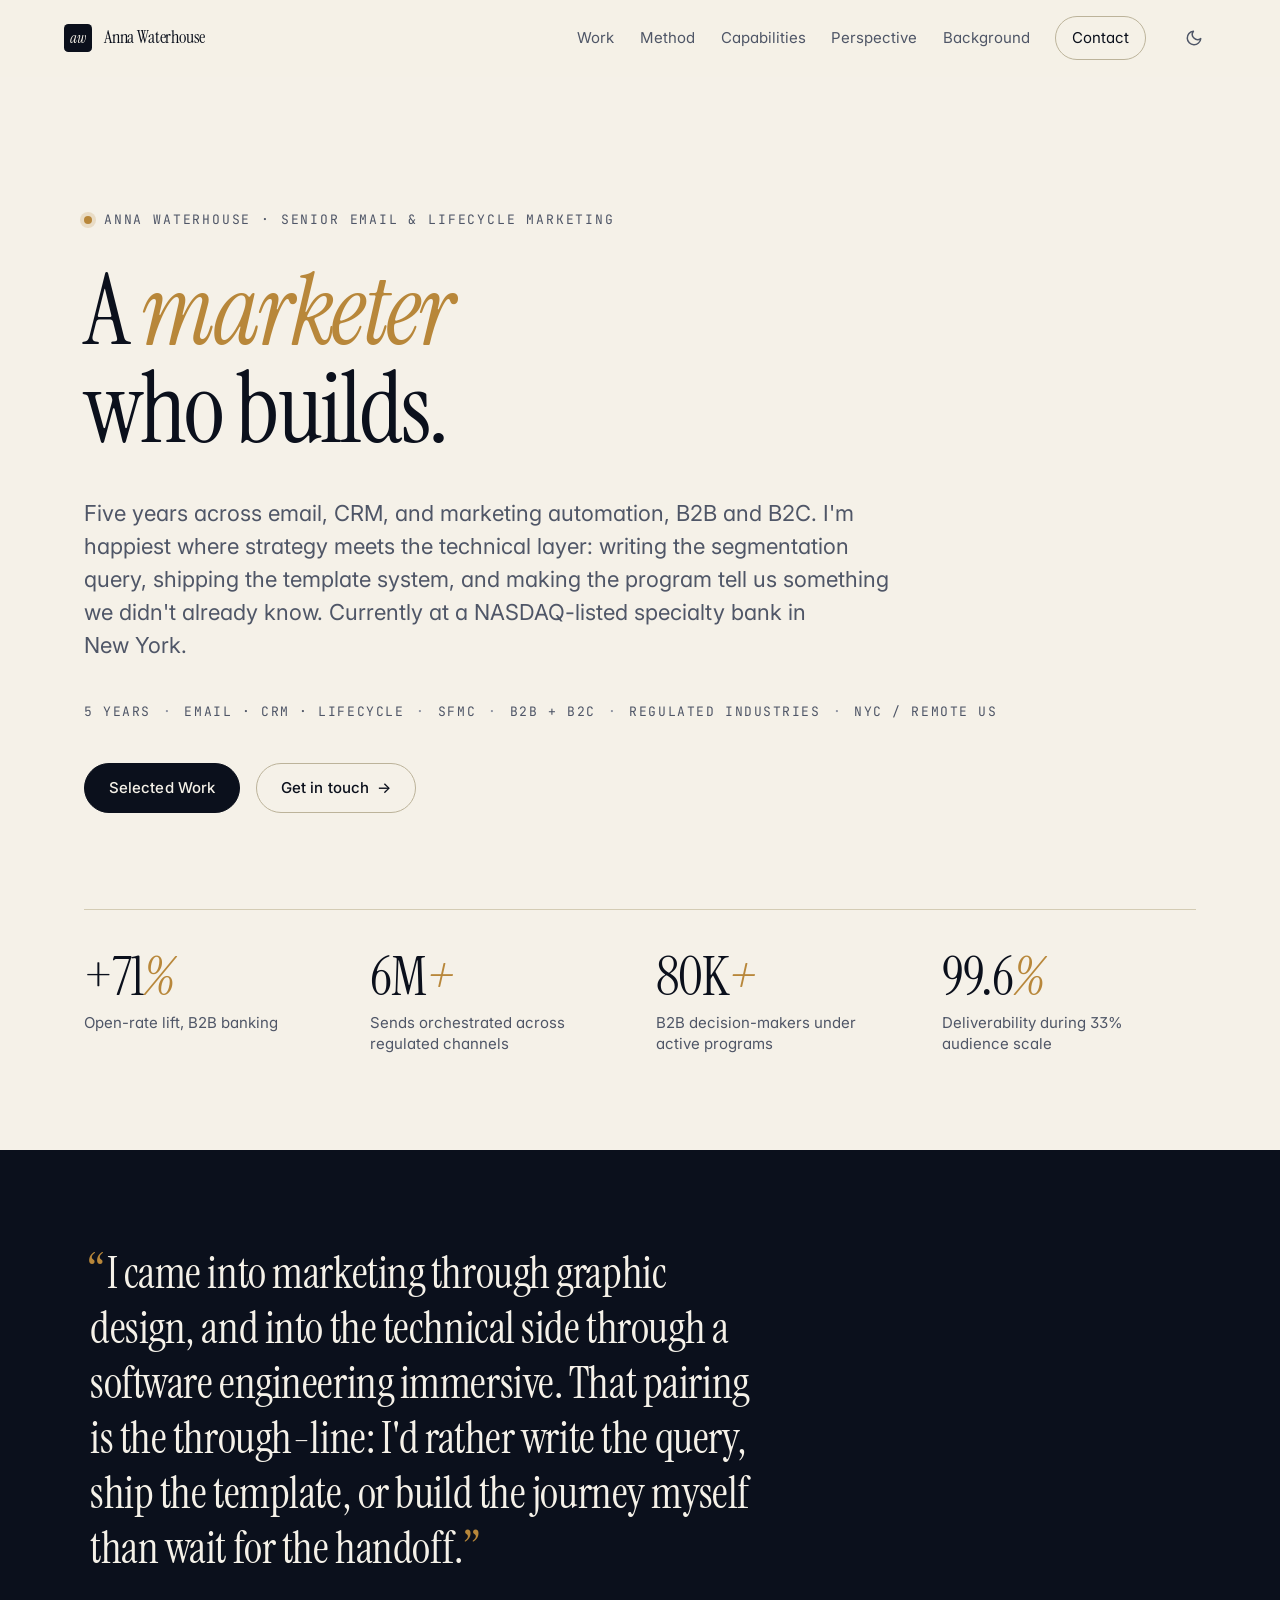
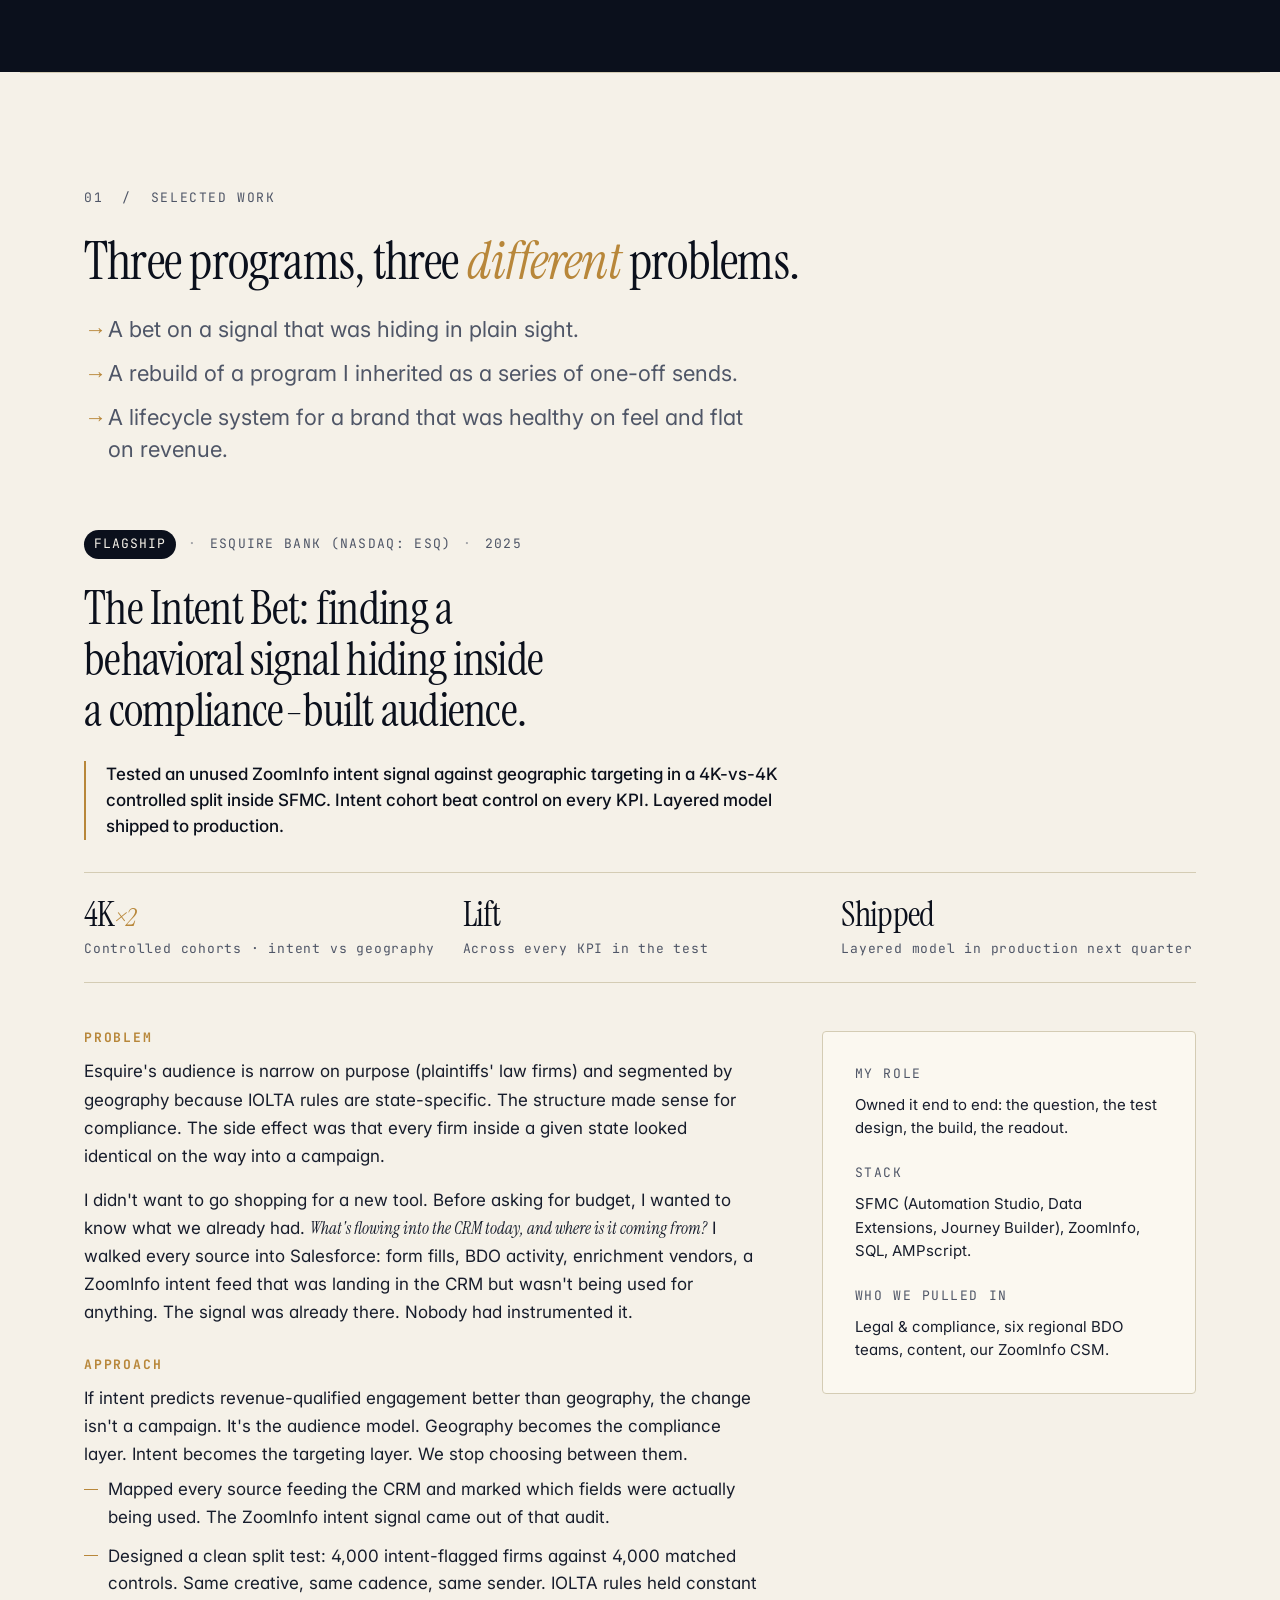
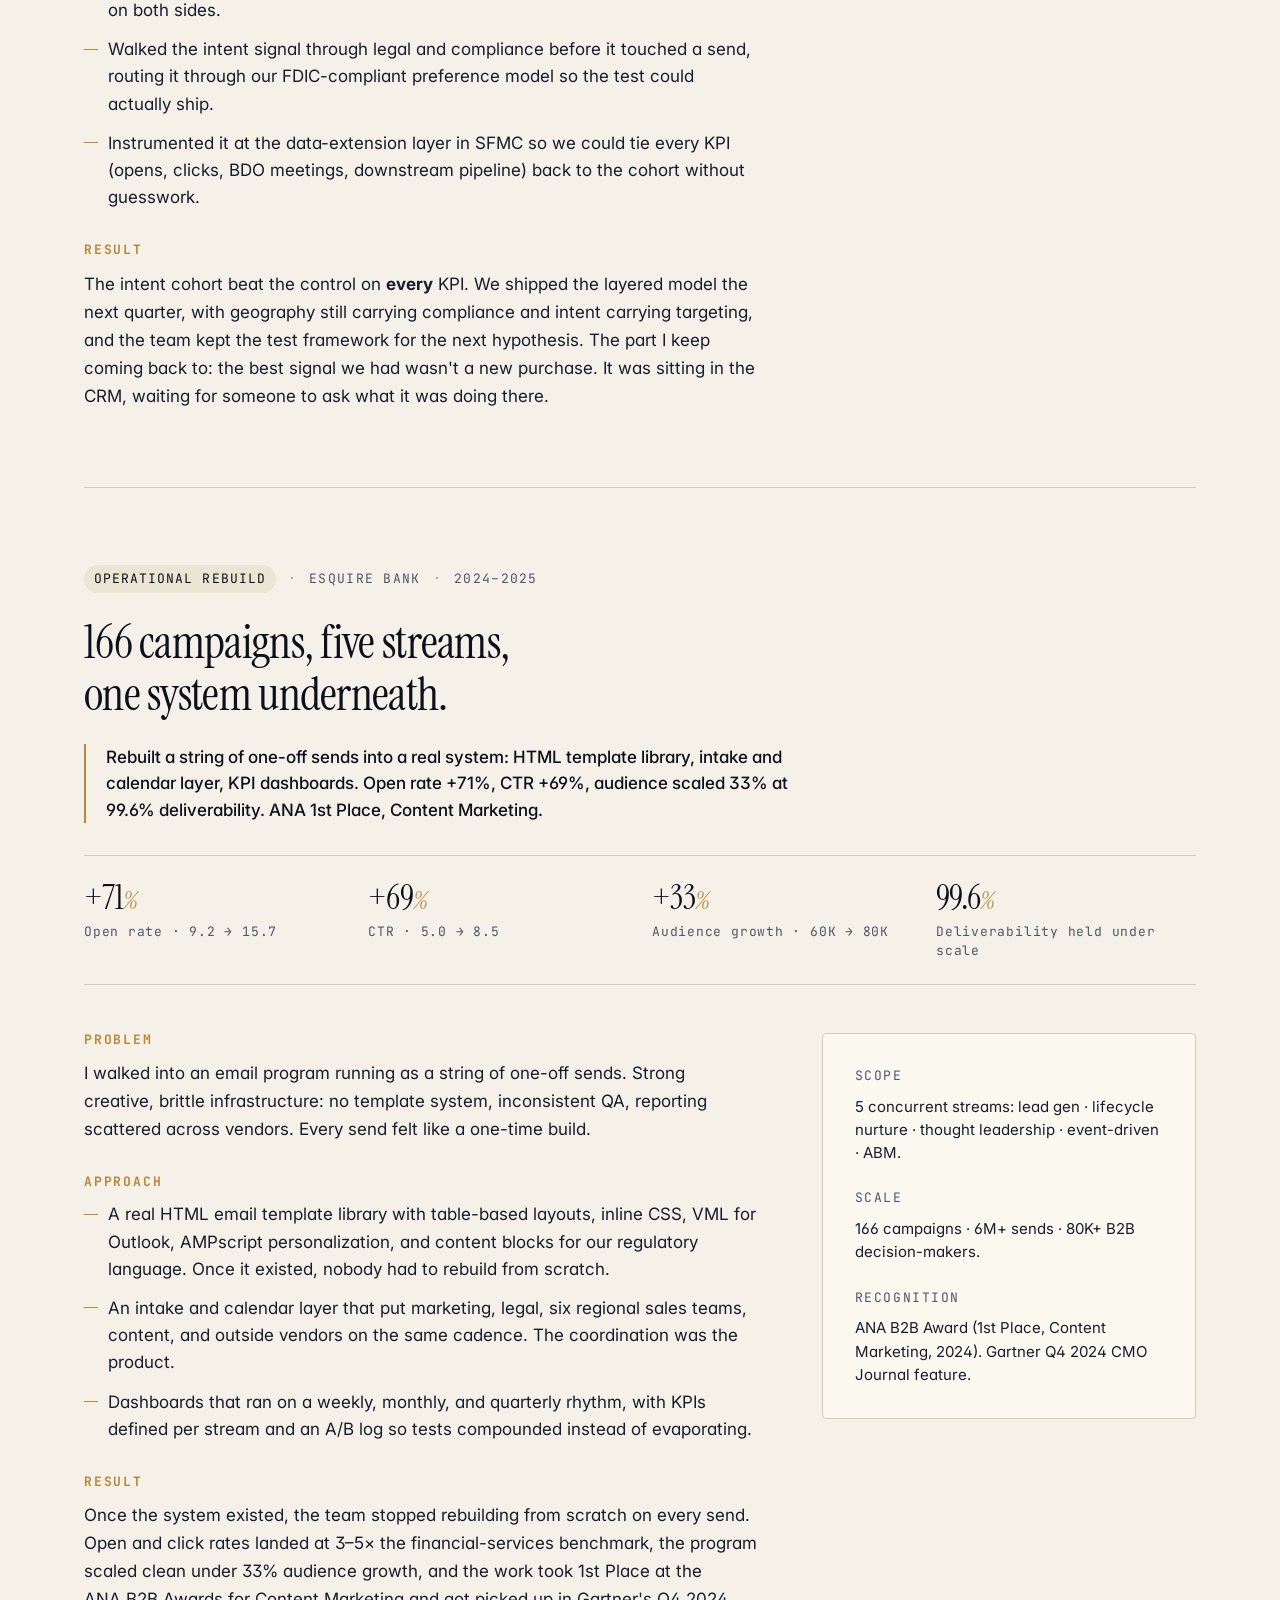
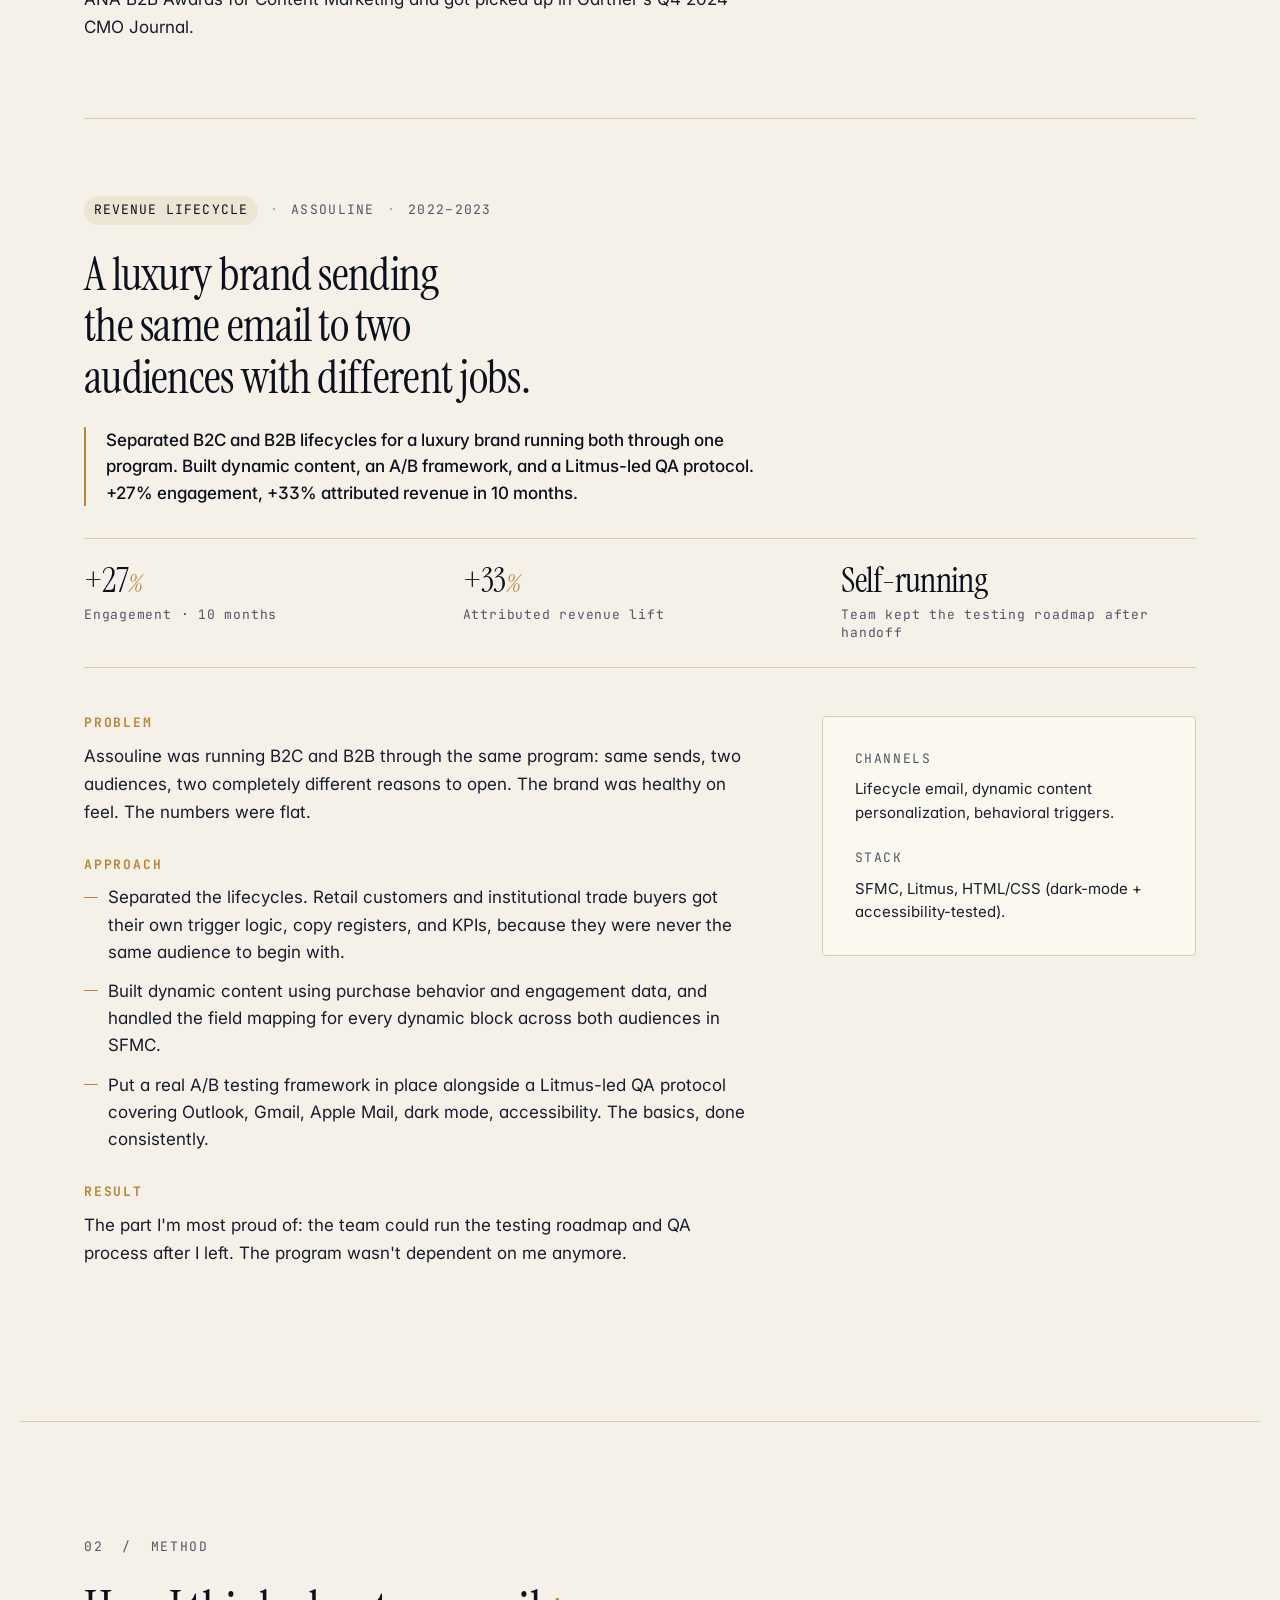
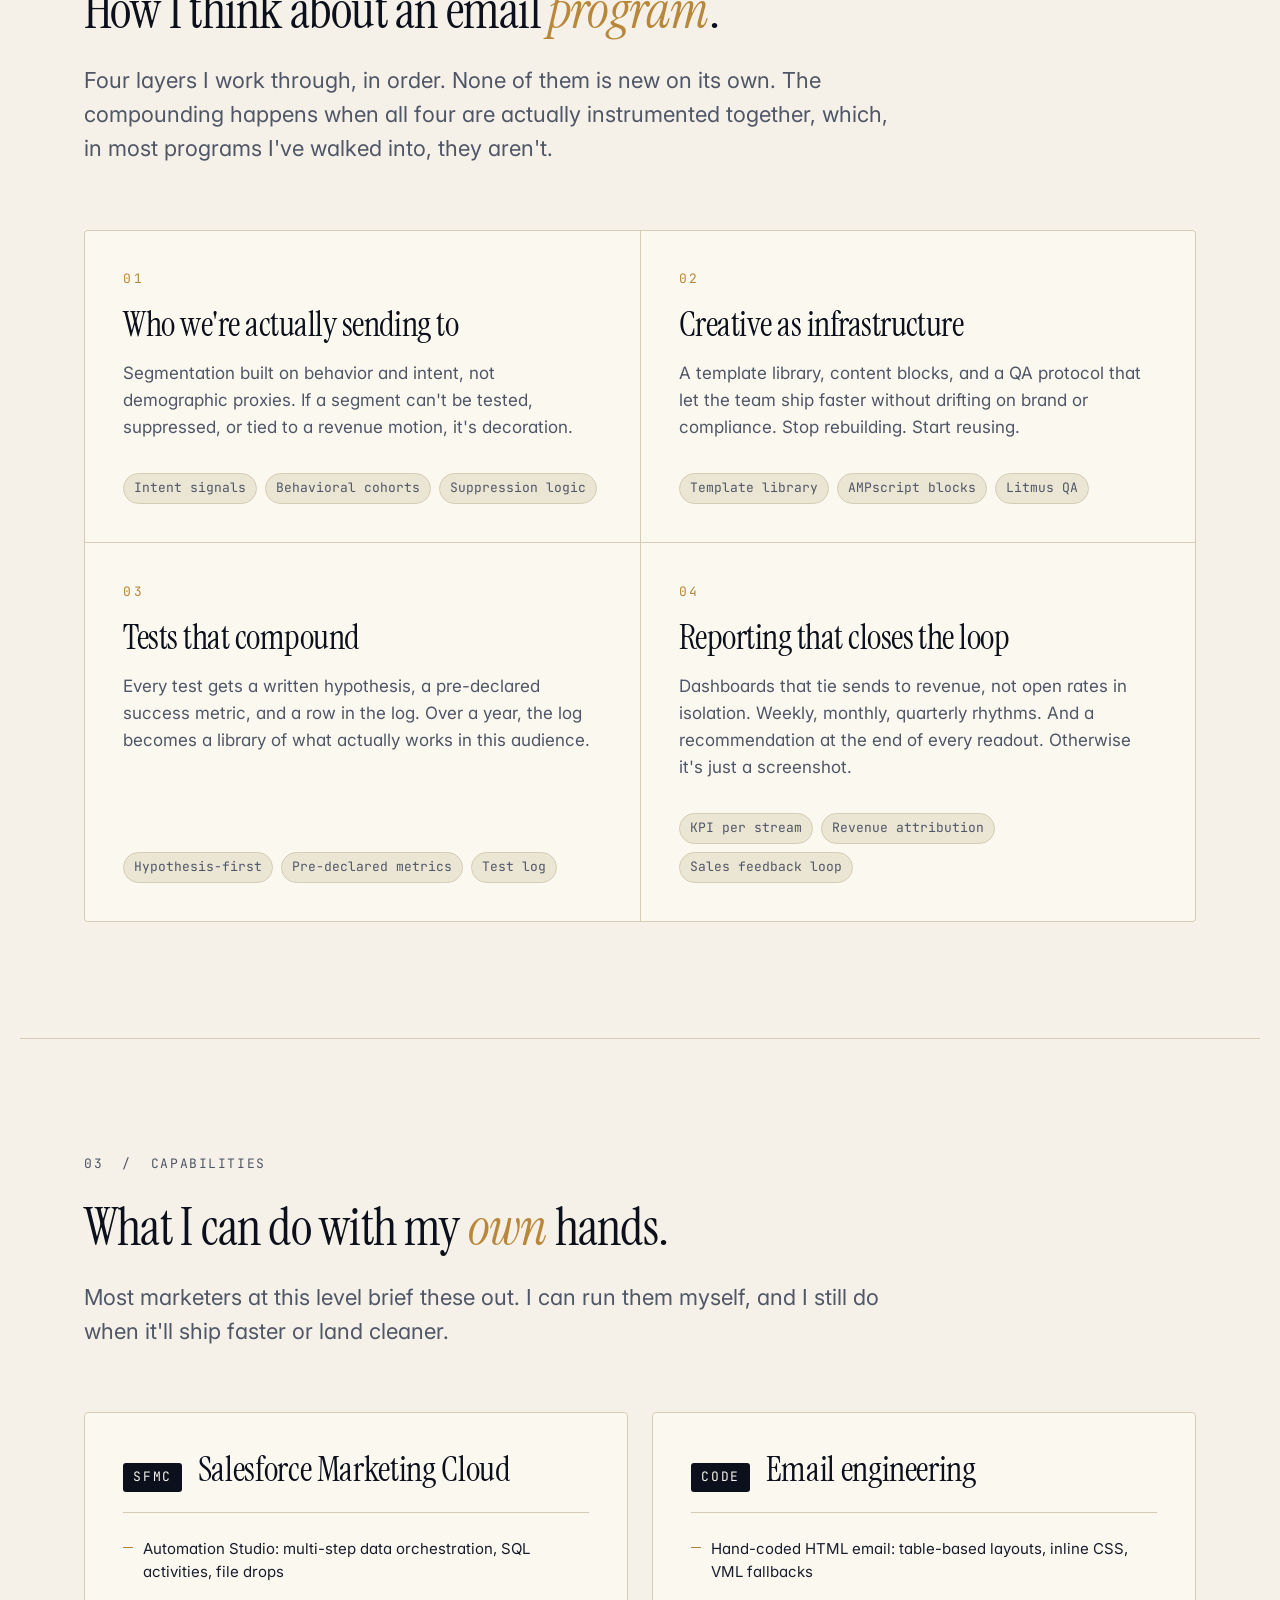
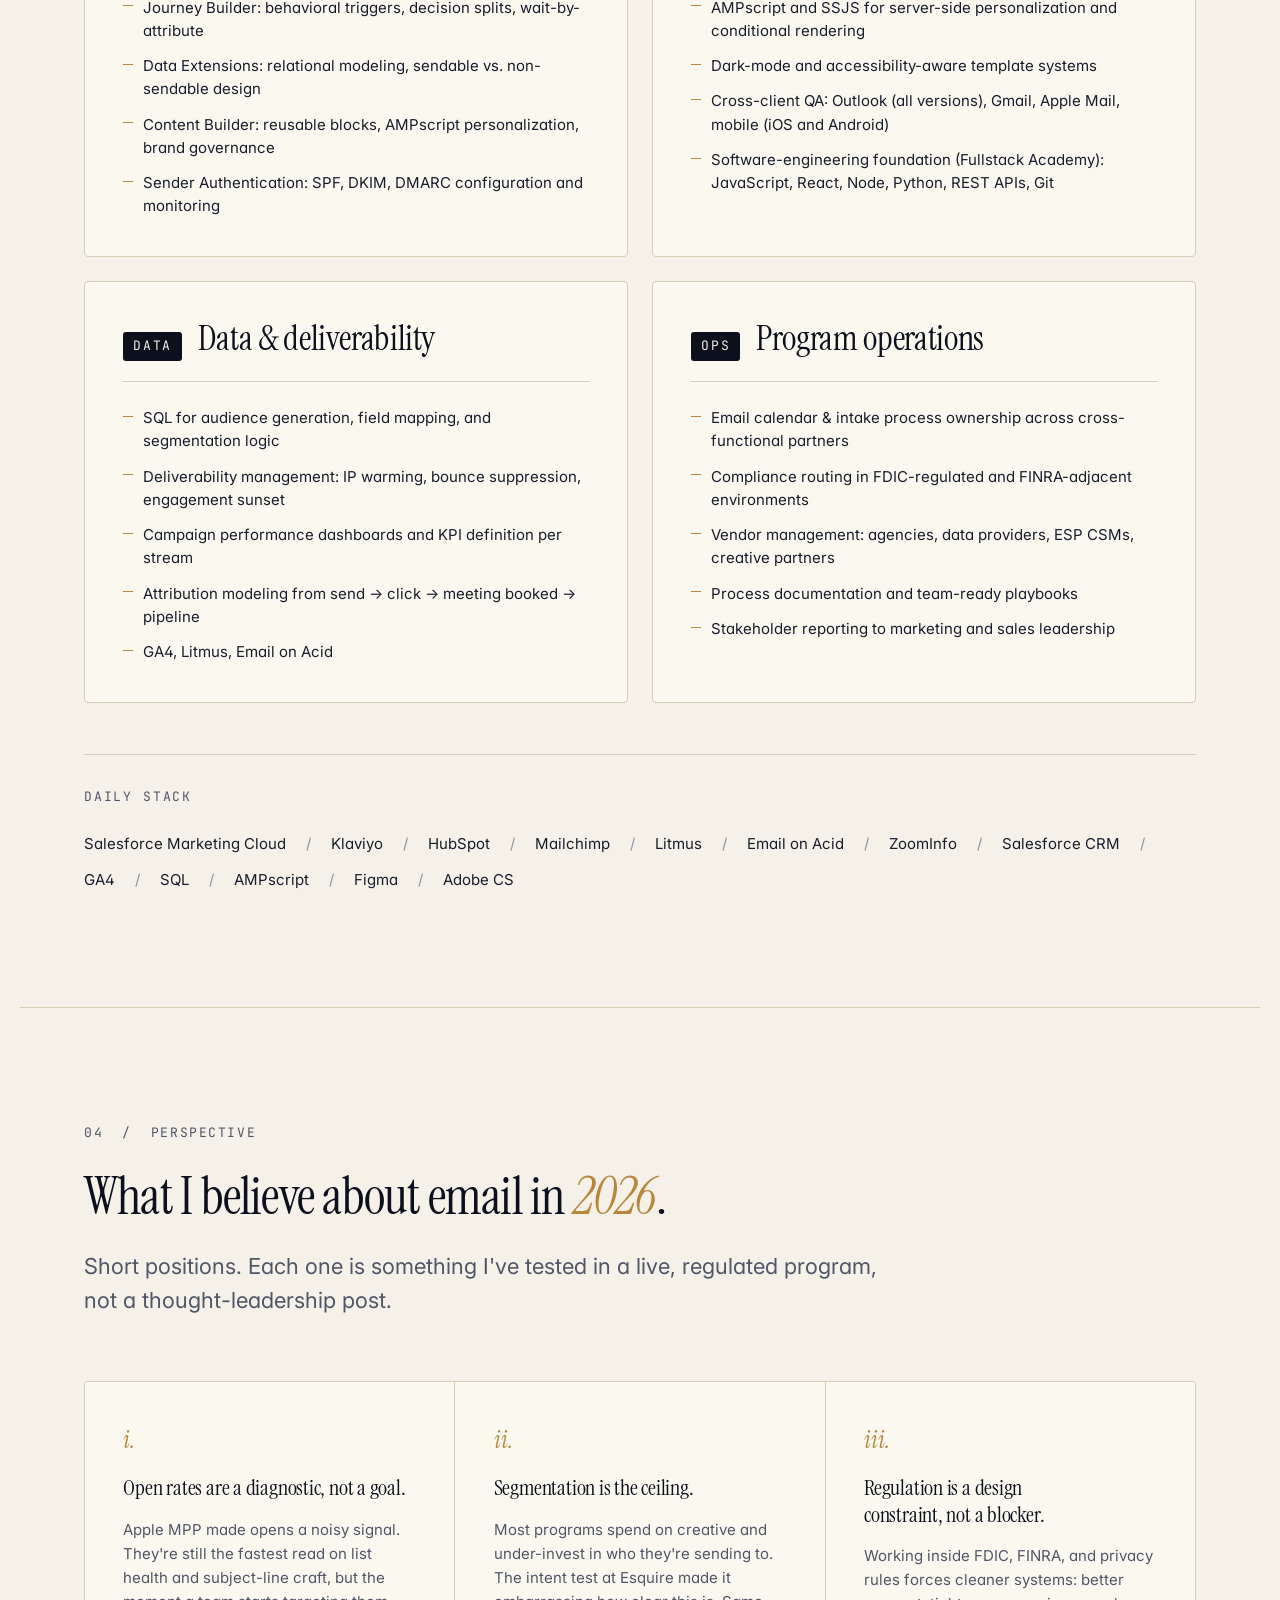
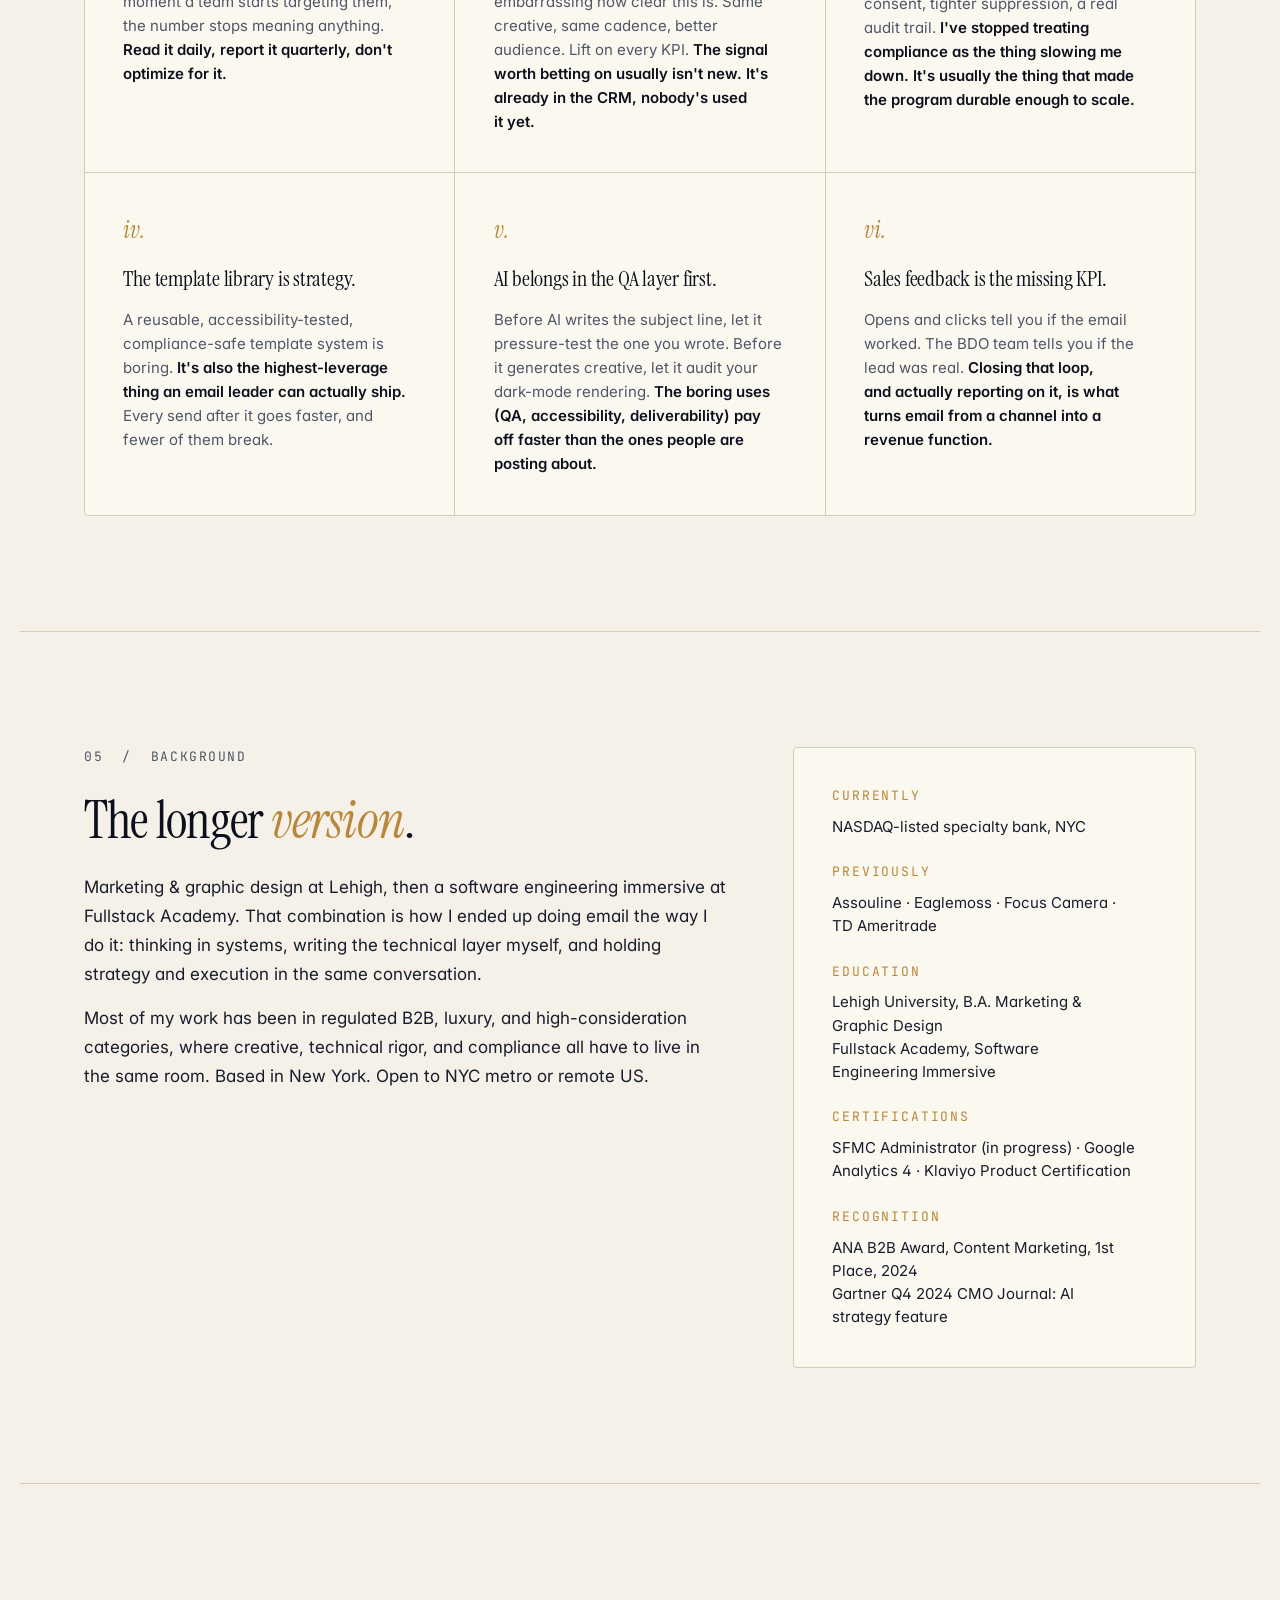
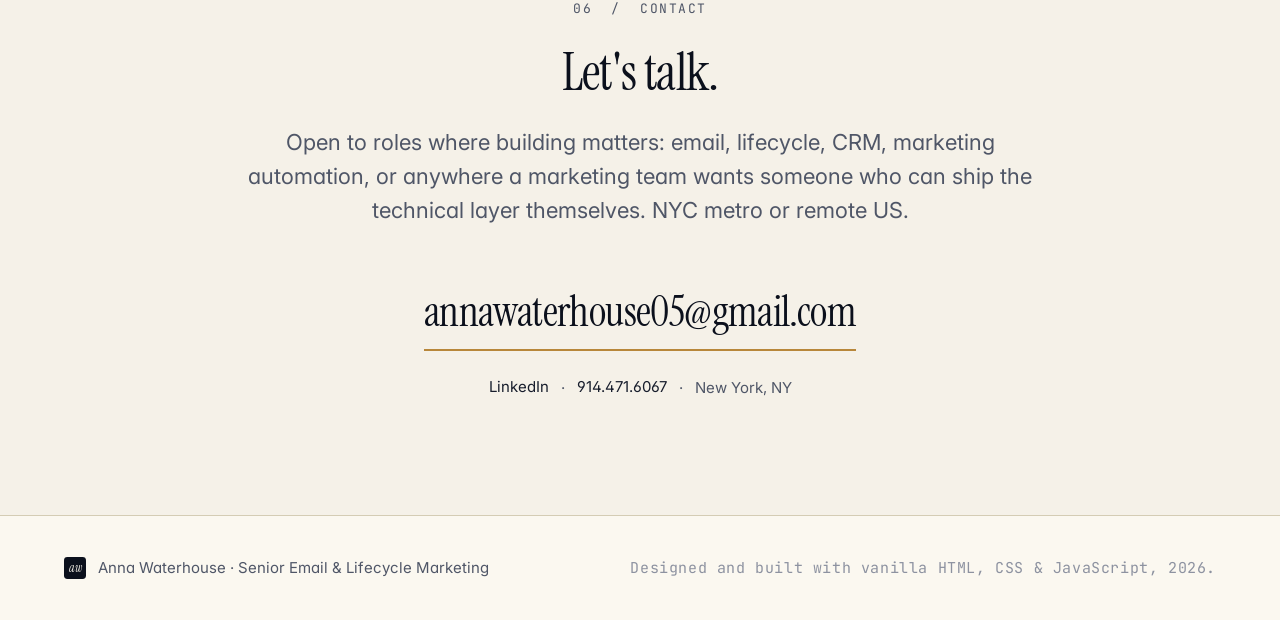
<file: index.html>
<!doctype html>
<html lang="en" data-theme="light">
<head>
<meta charset="utf-8" />
<meta name="viewport" content="width=device-width, initial-scale=1" />
<title>Anna Waterhouse, a marketer who builds</title>
<meta name="description" content="A marketer who builds. Five years across email, CRM, and marketing automation: strategy, segmentation, and the technical layer. Currently at a NASDAQ-listed specialty bank." />
<meta property="og:title" content="Anna Waterhouse, a marketer who builds" />
<meta property="og:description" content="A marketer who builds. Selected work, how I approach a program, and what I believe right now." />
<link rel="preconnect" href="https://fonts.googleapis.com" />
<link rel="preconnect" href="https://fonts.gstatic.com" crossorigin />
<link href="https://fonts.googleapis.com/css2?family=Instrument+Serif:ital@0;1&family=Inter:wght@400;500;600;700&family=JetBrains+Mono:wght@400;500&display=swap" rel="stylesheet" />
<link rel="canonical" href="https://awaterhouse1819.github.io/portfolio/" />
<link rel="stylesheet" href="style.css" />
<link rel="icon" href="data:image/svg+xml,%3Csvg xmlns='http://www.w3.org/2000/svg' viewBox='0 0 32 32'%3E%3Crect width='32' height='32' rx='6' fill='%23141823'/%3E%3Ctext x='16' y='22' font-family='Georgia' font-size='18' font-style='italic' fill='%23e6c76c' text-anchor='middle'%3Eaw%3C/text%3E%3C/svg%3E" />
<script type="application/ld+json">
{
  "@context": "https://schema.org",
  "@type": "Person",
  "name": "Anna Waterhouse",
  "jobTitle": "Senior Email & Lifecycle Marketing",
  "url": "https://awaterhouse1819.github.io/portfolio/",
  "sameAs": ["https://linkedin.com/in/annawaterhouse05"]
}
</script>
</head>
<body>

<!-- ===== HEADER ===== -->
<header class="site-header" id="site-header">
  <a class="brand" href="#top" aria-label="Anna Waterhouse home">
    <svg class="brand-mark" width="28" height="28" viewBox="0 0 32 32" aria-hidden="true">
      <rect width="32" height="32" rx="5" fill="currentColor"/>
      <text x="16" y="21.5" font-family="Instrument Serif, Georgia, serif" font-size="17" font-style="italic" fill="var(--color-bg)" text-anchor="middle">aw</text>
    </svg>
    <span class="brand-text">Anna Waterhouse</span>
  </a>
  <nav class="site-nav" aria-label="Primary">
    <a href="#work">Work</a>
    <a href="#method">Method</a>
    <a href="#capabilities">Capabilities</a>
    <a href="#perspective">Perspective</a>
    <a href="#about">Background</a>
    <a href="#contact" class="nav-cta">Contact</a>
    <button type="button" class="theme-toggle" data-theme-toggle aria-label="Switch to dark mode">
      <svg width="18" height="18" viewBox="0 0 24 24" fill="none" stroke="currentColor" stroke-width="2"><path d="M21 12.79A9 9 0 1 1 11.21 3 7 7 0 0 0 21 12.79z"/></svg>
    </button>
  </nav>
</header>

<main id="top">

<!-- ===== HERO (About-first) ===== -->
<section class="hero">
  <div class="hero-inner">
    <p class="eyebrow"><span class="eyebrow-dot"></span>Anna Waterhouse · Senior Email &amp; Lifecycle Marketing</p>
    <h1 class="hero-title">
      A <em>marketer</em><br/>who builds.
    </h1>
    <p class="hero-lede">
      Five years across email, CRM, and marketing automation, B2B and B2C. I'm happiest where strategy meets the technical layer: writing the segmentation query, shipping the template system, and making the program tell us something we didn't already know. Currently at a NASDAQ-listed specialty bank in New York.
    </p>

    <ul class="hero-meta-strip" role="list" aria-label="At a glance">
      <li>5 years</li>
      <li>Email · CRM · Lifecycle</li>
      <li>SFMC</li>
      <li>B2B + B2C</li>
      <li>Regulated industries</li>
      <li>NYC / Remote US</li>
    </ul>

    <div class="hero-actions">
      <a href="#work" class="btn btn-primary">Selected Work</a>
      <a href="#contact" class="btn btn-ghost">Get in touch <span aria-hidden="true">→</span></a>
    </div>
  </div>

  <div class="hero-meta" aria-label="Key outcomes">
    <div class="meta-col">
      <div class="meta-num">+71<span class="meta-unit">%</span></div>
      <div class="meta-label">Open-rate lift, B2B banking</div>
    </div>
    <div class="meta-col">
      <div class="meta-num">6M<span class="meta-unit">+</span></div>
      <div class="meta-label">Sends orchestrated across regulated channels</div>
    </div>
    <div class="meta-col">
      <div class="meta-num">80K<span class="meta-unit">+</span></div>
      <div class="meta-label">B2B decision-makers under active programs</div>
    </div>
    <div class="meta-col">
      <div class="meta-num">99.6<span class="meta-unit">%</span></div>
      <div class="meta-label">Deliverability during 33% audience scale</div>
    </div>
  </div>
</section>

<!-- ===== PHILOSOPHY BAR ===== -->
<section class="philosophy">
  <div class="philosophy-inner">
    <p class="philosophy-quote">
      <span class="philosophy-mark">“</span>I came into marketing through graphic design, and into the technical side through a software engineering immersive. That pairing is the through-line: I'd rather write the query, ship the template, or build the journey myself than wait for the handoff.<span class="philosophy-mark">”</span>
    </p>
  </div>
</section>

<!-- ===== SELECTED WORK ===== -->
<section id="work" class="section section-work">
  <header class="section-head">
    <p class="section-eyebrow">01 &nbsp;/&nbsp; Selected Work</p>
    <h2 class="section-title">Three programs, three <em>different</em> problems.</h2>
    <ul class="section-toc" role="list">
      <li><a href="#case-intent">A bet on a signal that was hiding in plain sight.</a></li>
      <li><a href="#case-rebuild">A rebuild of a program I inherited as a series of one-off sends.</a></li>
      <li><a href="#case-lifecycle">A lifecycle system for a brand that was healthy on feel and flat on revenue.</a></li>
    </ul>
  </header>

  <!-- CASE STUDY 01 / FLAGSHIP -->
  <article class="case" id="case-intent">
    <div class="case-meta">
      <span class="case-tag">Flagship</span>
      <span class="case-divider" aria-hidden="true">·</span>
      <span>Esquire Bank (NASDAQ: ESQ)</span>
      <span class="case-divider" aria-hidden="true">·</span>
      <span>2025</span>
    </div>
    <h3 class="case-title">The Intent Bet: finding a behavioral signal hiding inside a compliance-built audience.</h3>

    <p class="case-tldr">Tested an unused ZoomInfo intent signal against geographic targeting in a 4K-vs-4K controlled split inside SFMC. Intent cohort beat control on every KPI. Layered model shipped to production.</p>

    <div class="case-results" role="list" aria-label="Results">
      <div class="result" role="listitem">
        <span class="result-num">4K<span class="result-unit">×2</span></span>
        <span class="result-cap">Controlled cohorts · intent vs geography</span>
      </div>
      <div class="result" role="listitem">
        <span class="result-num">Lift</span>
        <span class="result-cap">Across every KPI in the test</span>
      </div>
      <div class="result" role="listitem">
        <span class="result-num">Shipped</span>
        <span class="result-cap">Layered model in production next quarter</span>
      </div>
    </div>

    <div class="case-grid">
      <div class="case-body">
        <h4 class="case-h">Problem</h4>
        <p>Esquire's audience is narrow on purpose (plaintiffs' law firms) and segmented by geography because IOLTA rules are state-specific. The structure made sense for compliance. The side effect was that every firm inside a given state looked identical on the way into a campaign.</p>
        <p>I didn't want to go shopping for a new tool. Before asking for budget, I wanted to know what we already had. <em>What's flowing into the CRM today, and where is it coming from?</em> I walked every source into Salesforce: form fills, BDO activity, enrichment vendors, a ZoomInfo intent feed that was landing in the CRM but wasn't being used for anything. The signal was already there. Nobody had instrumented it.</p>

        <h4 class="case-h">Approach</h4>
        <p>If intent predicts revenue-qualified engagement better than geography, the change isn't a campaign. It's the audience model. Geography becomes the compliance layer. Intent becomes the targeting layer. We stop choosing between them.</p>
        <ul class="case-list" role="list">
          <li>Mapped every source feeding the CRM and marked which fields were actually being used. The ZoomInfo intent signal came out of that audit.</li>
          <li>Designed a clean split test: 4,000 intent-flagged firms against 4,000 matched controls. Same creative, same cadence, same sender. IOLTA rules held constant on both sides.</li>
          <li>Walked the intent signal through legal and compliance before it touched a send, routing it through our FDIC-compliant preference model so the test could actually ship.</li>
          <li>Instrumented it at the data-extension layer in SFMC so we could tie every KPI (opens, clicks, BDO meetings, downstream pipeline) back to the cohort without guesswork.</li>
        </ul>

        <h4 class="case-h">Result</h4>
        <p>The intent cohort beat the control on <strong>every</strong> KPI. We shipped the layered model the next quarter, with geography still carrying compliance and intent carrying targeting, and the team kept the test framework for the next hypothesis. The part I keep coming back to: the best signal we had wasn't a new purchase. It was sitting in the CRM, waiting for someone to ask what it was doing there.</p>
      </div>

      <aside class="case-side">
        <p class="side-label">My role</p>
        <p class="side-value">Owned it end to end: the question, the test design, the build, the readout.</p>

        <p class="side-label">Stack</p>
        <p class="side-value">SFMC (Automation Studio, Data Extensions, Journey Builder), ZoomInfo, SQL, AMPscript.</p>

        <p class="side-label">Who we pulled in</p>
        <p class="side-value">Legal &amp; compliance, six regional BDO teams, content, our ZoomInfo CSM.</p>
      </aside>
    </div>
  </article>

  <!-- CASE STUDY 02 -->
  <article class="case" id="case-rebuild">
    <div class="case-meta">
      <span class="case-tag case-tag-alt">Operational rebuild</span>
      <span class="case-divider" aria-hidden="true">·</span>
      <span>Esquire Bank</span>
      <span class="case-divider" aria-hidden="true">·</span>
      <span>2024–2025</span>
    </div>
    <h3 class="case-title">166 campaigns, five streams, one system underneath.</h3>

    <p class="case-tldr">Rebuilt a string of one-off sends into a real system: HTML template library, intake and calendar layer, KPI dashboards. Open rate +71%, CTR +69%, audience scaled 33% at 99.6% deliverability. ANA 1st Place, Content Marketing.</p>

    <div class="case-results" role="list" aria-label="Results">
      <div class="result" role="listitem">
        <span class="result-num">+71<span class="result-unit">%</span></span>
        <span class="result-cap">Open rate · 9.2 → 15.7</span>
      </div>
      <div class="result" role="listitem">
        <span class="result-num">+69<span class="result-unit">%</span></span>
        <span class="result-cap">CTR · 5.0 → 8.5</span>
      </div>
      <div class="result" role="listitem">
        <span class="result-num">+33<span class="result-unit">%</span></span>
        <span class="result-cap">Audience growth · 60K → 80K</span>
      </div>
      <div class="result" role="listitem">
        <span class="result-num">99.6<span class="result-unit">%</span></span>
        <span class="result-cap">Deliverability held under scale</span>
      </div>
    </div>

    <div class="case-grid">
      <div class="case-body">
        <h4 class="case-h">Problem</h4>
        <p>I walked into an email program running as a string of one-off sends. Strong creative, brittle infrastructure: no template system, inconsistent QA, reporting scattered across vendors. Every send felt like a one-time build.</p>

        <h4 class="case-h">Approach</h4>
        <ul class="case-list" role="list">
          <li>A real HTML email template library with table-based layouts, inline CSS, VML for Outlook, AMPscript personalization, and content blocks for our regulatory language. Once it existed, nobody had to rebuild from scratch.</li>
          <li>An intake and calendar layer that put marketing, legal, six regional sales teams, content, and outside vendors on the same cadence. The coordination was the product.</li>
          <li>Dashboards that ran on a weekly, monthly, and quarterly rhythm, with KPIs defined per stream and an A/B log so tests compounded instead of evaporating.</li>
        </ul>

        <h4 class="case-h">Result</h4>
        <p>Once the system existed, the team stopped rebuilding from scratch on every send. Open and click rates landed at 3–5× the financial-services benchmark, the program scaled clean under 33% audience growth, and the work took 1st Place at the ANA B2B Awards for Content Marketing and got picked up in Gartner's Q4 2024 CMO Journal.</p>
      </div>

      <aside class="case-side">
        <p class="side-label">Scope</p>
        <p class="side-value">5 concurrent streams: lead gen · lifecycle nurture · thought leadership · event-driven · ABM.</p>

        <p class="side-label">Scale</p>
        <p class="side-value">166 campaigns · 6M+ sends · 80K+ B2B decision-makers.</p>

        <p class="side-label">Recognition</p>
        <p class="side-value">ANA B2B Award (1st Place, Content Marketing, 2024). Gartner Q4 2024 CMO Journal feature.</p>
      </aside>
    </div>
  </article>

  <!-- CASE STUDY 03 -->
  <article class="case" id="case-lifecycle">
    <div class="case-meta">
      <span class="case-tag case-tag-alt">Revenue lifecycle</span>
      <span class="case-divider" aria-hidden="true">·</span>
      <span>Assouline</span>
      <span class="case-divider" aria-hidden="true">·</span>
      <span>2022–2023</span>
    </div>
    <h3 class="case-title">A luxury brand sending the same email to two audiences with different jobs.</h3>

    <p class="case-tldr">Separated B2C and B2B lifecycles for a luxury brand running both through one program. Built dynamic content, an A/B framework, and a Litmus-led QA protocol. +27% engagement, +33% attributed revenue in 10 months.</p>

    <div class="case-results" role="list" aria-label="Results">
      <div class="result" role="listitem">
        <span class="result-num">+27<span class="result-unit">%</span></span>
        <span class="result-cap">Engagement · 10 months</span>
      </div>
      <div class="result" role="listitem">
        <span class="result-num">+33<span class="result-unit">%</span></span>
        <span class="result-cap">Attributed revenue lift</span>
      </div>
      <div class="result" role="listitem">
        <span class="result-num">Self-running</span>
        <span class="result-cap">Team kept the testing roadmap after handoff</span>
      </div>
    </div>

    <div class="case-grid">
      <div class="case-body">
        <h4 class="case-h">Problem</h4>
        <p>Assouline was running B2C and B2B through the same program: same sends, two audiences, two completely different reasons to open. The brand was healthy on feel. The numbers were flat.</p>

        <h4 class="case-h">Approach</h4>
        <ul class="case-list" role="list">
          <li>Separated the lifecycles. Retail customers and institutional trade buyers got their own trigger logic, copy registers, and KPIs, because they were never the same audience to begin with.</li>
          <li>Built dynamic content using purchase behavior and engagement data, and handled the field mapping for every dynamic block across both audiences in SFMC.</li>
          <li>Put a real A/B testing framework in place alongside a Litmus-led QA protocol covering Outlook, Gmail, Apple Mail, dark mode, accessibility. The basics, done consistently.</li>
        </ul>

        <h4 class="case-h">Result</h4>
        <p>The part I'm most proud of: the team could run the testing roadmap and QA process after I left. The program wasn't dependent on me anymore.</p>
      </div>

      <aside class="case-side">
        <p class="side-label">Channels</p>
        <p class="side-value">Lifecycle email, dynamic content personalization, behavioral triggers.</p>

        <p class="side-label">Stack</p>
        <p class="side-value">SFMC, Litmus, HTML/CSS (dark-mode + accessibility-tested).</p>
      </aside>
    </div>
  </article>
</section>

<!-- ===== METHODOLOGY ===== -->
<section id="method" class="section section-method">
  <header class="section-head">
    <p class="section-eyebrow">02 &nbsp;/&nbsp; Method</p>
    <h2 class="section-title">How I think about an email <em>program</em>.</h2>
    <p class="section-lede">Four layers I work through, in order. None of them is new on its own. The compounding happens when all four are actually instrumented together, which, in most programs I've walked into, they aren't.</p>
  </header>

  <ol class="method-grid" role="list">
    <li class="method-step">
      <div class="method-num">01</div>
      <h3 class="method-title">Who we're actually sending to</h3>
      <p class="method-body">Segmentation built on behavior and intent, not demographic proxies. If a segment can't be tested, suppressed, or tied to a revenue motion, it's decoration.</p>
      <ul class="method-tags" role="list">
        <li>Intent signals</li><li>Behavioral cohorts</li><li>Suppression logic</li>
      </ul>
    </li>
    <li class="method-step">
      <div class="method-num">02</div>
      <h3 class="method-title">Creative as infrastructure</h3>
      <p class="method-body">A template library, content blocks, and a QA protocol that let the team ship faster without drifting on brand or compliance. Stop rebuilding. Start reusing.</p>
      <ul class="method-tags" role="list">
        <li>Template library</li><li>AMPscript blocks</li><li>Litmus QA</li>
      </ul>
    </li>
    <li class="method-step">
      <div class="method-num">03</div>
      <h3 class="method-title">Tests that compound</h3>
      <p class="method-body">Every test gets a written hypothesis, a pre-declared success metric, and a row in the log. Over a year, the log becomes a library of what actually works in this audience.</p>
      <ul class="method-tags" role="list">
        <li>Hypothesis-first</li><li>Pre-declared metrics</li><li>Test log</li>
      </ul>
    </li>
    <li class="method-step">
      <div class="method-num">04</div>
      <h3 class="method-title">Reporting that closes the loop</h3>
      <p class="method-body">Dashboards that tie sends to revenue, not open rates in isolation. Weekly, monthly, quarterly rhythms. And a recommendation at the end of every readout. Otherwise it's just a screenshot.</p>
      <ul class="method-tags" role="list">
        <li>KPI per stream</li><li>Revenue attribution</li><li>Sales feedback loop</li>
      </ul>
    </li>
  </ol>
</section>

<!-- ===== CAPABILITIES ===== -->
<section id="capabilities" class="section section-capabilities">
  <header class="section-head">
    <p class="section-eyebrow">03 &nbsp;/&nbsp; Capabilities</p>
    <h2 class="section-title">What I can do with my <em>own</em> hands.</h2>
    <p class="section-lede">Most marketers at this level brief these out. I can run them myself, and I still do when it'll ship faster or land cleaner.</p>
  </header>

  <div class="cap-grid">
    <div class="cap-card">
      <div class="cap-head">
        <span class="cap-num">SFMC</span>
        <h3 class="cap-title">Salesforce Marketing Cloud</h3>
      </div>
      <ul class="cap-list" role="list">
        <li>Automation Studio: multi-step data orchestration, SQL activities, file drops</li>
        <li>Journey Builder: behavioral triggers, decision splits, wait-by-attribute</li>
        <li>Data Extensions: relational modeling, sendable vs. non-sendable design</li>
        <li>Content Builder: reusable blocks, AMPscript personalization, brand governance</li>
        <li>Sender Authentication: SPF, DKIM, DMARC configuration and monitoring</li>
      </ul>
    </div>

    <div class="cap-card">
      <div class="cap-head">
        <span class="cap-num">Code</span>
        <h3 class="cap-title">Email engineering</h3>
      </div>
      <ul class="cap-list" role="list">
        <li>Hand-coded HTML email: table-based layouts, inline CSS, VML fallbacks</li>
        <li>AMPscript and SSJS for server-side personalization and conditional rendering</li>
        <li>Dark-mode and accessibility-aware template systems</li>
        <li>Cross-client QA: Outlook (all versions), Gmail, Apple Mail, mobile (iOS and Android)</li>
        <li>Software-engineering foundation (Fullstack Academy): JavaScript, React, Node, Python, REST APIs, Git</li>
      </ul>
    </div>

    <div class="cap-card">
      <div class="cap-head">
        <span class="cap-num">Data</span>
        <h3 class="cap-title">Data &amp; deliverability</h3>
      </div>
      <ul class="cap-list" role="list">
        <li>SQL for audience generation, field mapping, and segmentation logic</li>
        <li>Deliverability management: IP warming, bounce suppression, engagement sunset</li>
        <li>Campaign performance dashboards and KPI definition per stream</li>
        <li>Attribution modeling from send → click → meeting booked → pipeline</li>
        <li>GA4, Litmus, Email on Acid</li>
      </ul>
    </div>

    <div class="cap-card">
      <div class="cap-head">
        <span class="cap-num">Ops</span>
        <h3 class="cap-title">Program operations</h3>
      </div>
      <ul class="cap-list" role="list">
        <li>Email calendar &amp; intake process ownership across cross-functional partners</li>
        <li>Compliance routing in FDIC-regulated and FINRA-adjacent environments</li>
        <li>Vendor management: agencies, data providers, ESP CSMs, creative partners</li>
        <li>Process documentation and team-ready playbooks</li>
        <li>Stakeholder reporting to marketing and sales leadership</li>
      </ul>
    </div>
  </div>

  <div class="stack-strip" aria-label="Tool stack">
    <span class="stack-label">Daily stack</span>
    <ul class="stack-list" role="list">
      <li>Salesforce Marketing Cloud</li>
      <li>Klaviyo</li>
      <li>HubSpot</li>
      <li>Mailchimp</li>
      <li>Litmus</li>
      <li>Email on Acid</li>
      <li>ZoomInfo</li>
      <li>Salesforce CRM</li>
      <li>GA4</li>
      <li>SQL</li>
      <li>AMPscript</li>
      <li>Figma</li>
      <li>Adobe CS</li>
    </ul>
  </div>
</section>

<!-- ===== PERSPECTIVE / STRATEGY POVs ===== -->
<section id="perspective" class="section section-perspective">
  <header class="section-head">
    <p class="section-eyebrow">04 &nbsp;/&nbsp; Perspective</p>
    <h2 class="section-title">What I believe about email in <em>2026</em>.</h2>
    <p class="section-lede">Short positions. Each one is something I've tested in a live, regulated program, not a thought-leadership post.</p>
  </header>

  <div class="pov-grid">
    <article class="pov">
      <p class="pov-index">i.</p>
      <h3 class="pov-title">Open rates are a diagnostic, not a goal.</h3>
      <p class="pov-body">Apple MPP made opens a noisy signal. They're still the fastest read on list health and subject-line craft, but the moment a team starts targeting them, the number stops meaning anything. <strong>Read it daily, report it quarterly, don't optimize for it.</strong></p>
    </article>

    <article class="pov">
      <p class="pov-index">ii.</p>
      <h3 class="pov-title">Segmentation is the ceiling.</h3>
      <p class="pov-body">Most programs spend on creative and under-invest in who they're sending to. The intent test at Esquire made it embarrassing how clear this is. Same creative, same cadence, better audience. Lift on every KPI. <strong>The signal worth betting on usually isn't new. It's already in the CRM, nobody's used it yet.</strong></p>
    </article>

    <article class="pov">
      <p class="pov-index">iii.</p>
      <h3 class="pov-title">Regulation is a design constraint, not a blocker.</h3>
      <p class="pov-body">Working inside FDIC, FINRA, and privacy rules forces cleaner systems: better consent, tighter suppression, a real audit trail. <strong>I've stopped treating compliance as the thing slowing me down. It's usually the thing that made the program durable enough to scale.</strong></p>
    </article>

    <article class="pov">
      <p class="pov-index">iv.</p>
      <h3 class="pov-title">The template library is strategy.</h3>
      <p class="pov-body">A reusable, accessibility-tested, compliance-safe template system is boring. <strong>It's also the highest-leverage thing an email leader can actually ship.</strong> Every send after it goes faster, and fewer of them break.</p>
    </article>

    <article class="pov">
      <p class="pov-index">v.</p>
      <h3 class="pov-title">AI belongs in the QA layer first.</h3>
      <p class="pov-body">Before AI writes the subject line, let it pressure-test the one you wrote. Before it generates creative, let it audit your dark-mode rendering. <strong>The boring uses (QA, accessibility, deliverability) pay off faster than the ones people are posting about.</strong></p>
    </article>

    <article class="pov">
      <p class="pov-index">vi.</p>
      <h3 class="pov-title">Sales feedback is the missing KPI.</h3>
      <p class="pov-body">Opens and clicks tell you if the email worked. The BDO team tells you if the lead was real. <strong>Closing that loop, and actually reporting on it, is what turns email from a channel into a revenue function.</strong></p>
    </article>
  </div>
</section>

<!-- ===== BACKGROUND (moved up, condensed) ===== -->
<section id="about" class="section section-about">
  <div class="about-grid">
    <div class="about-body">
      <p class="section-eyebrow">05 &nbsp;/&nbsp; Background</p>
      <h2 class="section-title">The longer <em>version</em>.</h2>
      <p class="about-p">Marketing &amp; graphic design at Lehigh, then a software engineering immersive at Fullstack Academy. That combination is how I ended up doing email the way I do it: thinking in systems, writing the technical layer myself, and holding strategy and execution in the same conversation.</p>
      <p class="about-p">Most of my work has been in regulated B2B, luxury, and high-consideration categories, where creative, technical rigor, and compliance all have to live in the same room. Based in New York. Open to NYC metro or remote US.</p>
    </div>
    <aside class="about-side">
      <div class="about-block">
        <p class="about-label">Currently</p>
        <p class="about-value">NASDAQ-listed specialty bank, NYC</p>
      </div>
      <div class="about-block">
        <p class="about-label">Previously</p>
        <p class="about-value">Assouline · Eaglemoss · Focus Camera · TD Ameritrade</p>
      </div>
      <div class="about-block">
        <p class="about-label">Education</p>
        <p class="about-value">Lehigh University, B.A. Marketing &amp; Graphic Design<br/>Fullstack Academy, Software Engineering Immersive</p>
      </div>
      <div class="about-block">
        <p class="about-label">Certifications</p>
        <p class="about-value">SFMC Administrator (in progress) · Google Analytics 4 · Klaviyo Product Certification</p>
      </div>
      <div class="about-block">
        <p class="about-label">Recognition</p>
        <p class="about-value">ANA B2B Award, Content Marketing, 1st Place, 2024<br/>Gartner Q4 2024 CMO Journal: AI strategy feature</p>
      </div>
    </aside>
  </div>
</section>

<!-- ===== CONTACT ===== -->
<section id="contact" class="section section-contact">
  <div class="contact-inner">
    <p class="section-eyebrow">06 &nbsp;/&nbsp; Contact</p>
    <h2 class="contact-title">Let's talk.</h2>
    <p class="contact-lede">Open to roles where building matters: email, lifecycle, CRM, marketing automation, or anywhere a marketing team wants someone who can ship the technical layer themselves. NYC metro or remote US.</p>
    <div class="contact-actions">
      <a class="contact-primary" href="mailto:annawaterhouse05@gmail.com">annawaterhouse05@gmail.com</a>
      <div class="contact-meta">
        <a href="https://linkedin.com/in/annawaterhouse05" rel="noopener">LinkedIn</a>
        <span aria-hidden="true">·</span>
        <a href="tel:+19144716067">914.471.6067</a>
        <span aria-hidden="true">·</span>
        <span>New York, NY</span>
      </div>
    </div>
  </div>
</section>

</main>

<!-- ===== FOOTER ===== -->
<footer class="site-footer">
  <div class="footer-inner">
    <div class="footer-brand">
      <svg width="22" height="22" viewBox="0 0 32 32" aria-hidden="true">
        <rect width="32" height="32" rx="5" fill="currentColor"/>
        <text x="16" y="21.5" font-family="Instrument Serif, Georgia, serif" font-size="17" font-style="italic" fill="var(--color-bg)" text-anchor="middle">aw</text>
      </svg>
      <span>Anna Waterhouse · Senior Email &amp; Lifecycle Marketing</span>
    </div>
    <p class="footer-meta">Designed and built with vanilla HTML, CSS &amp; JavaScript, 2026.</p>
  </div>
</footer>

<script src="script.js"></script>
</body>
</html>
</file>
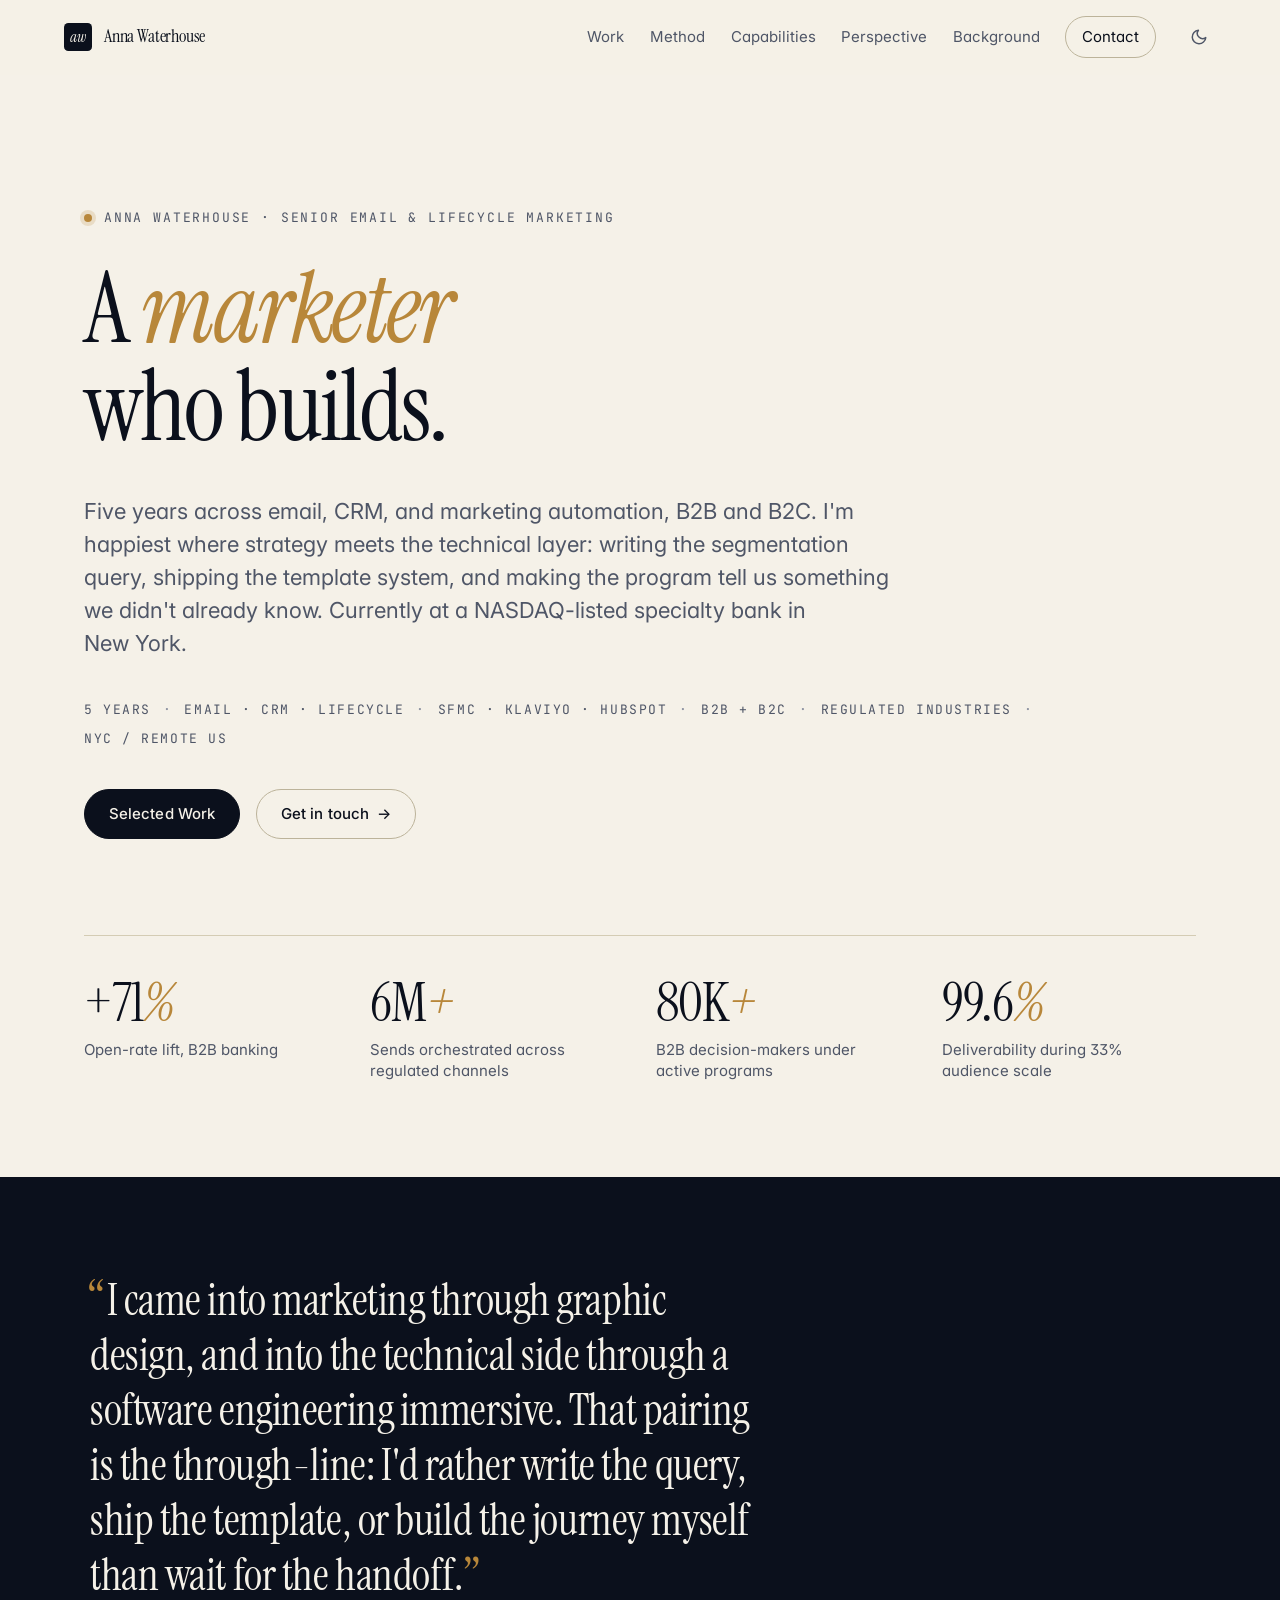
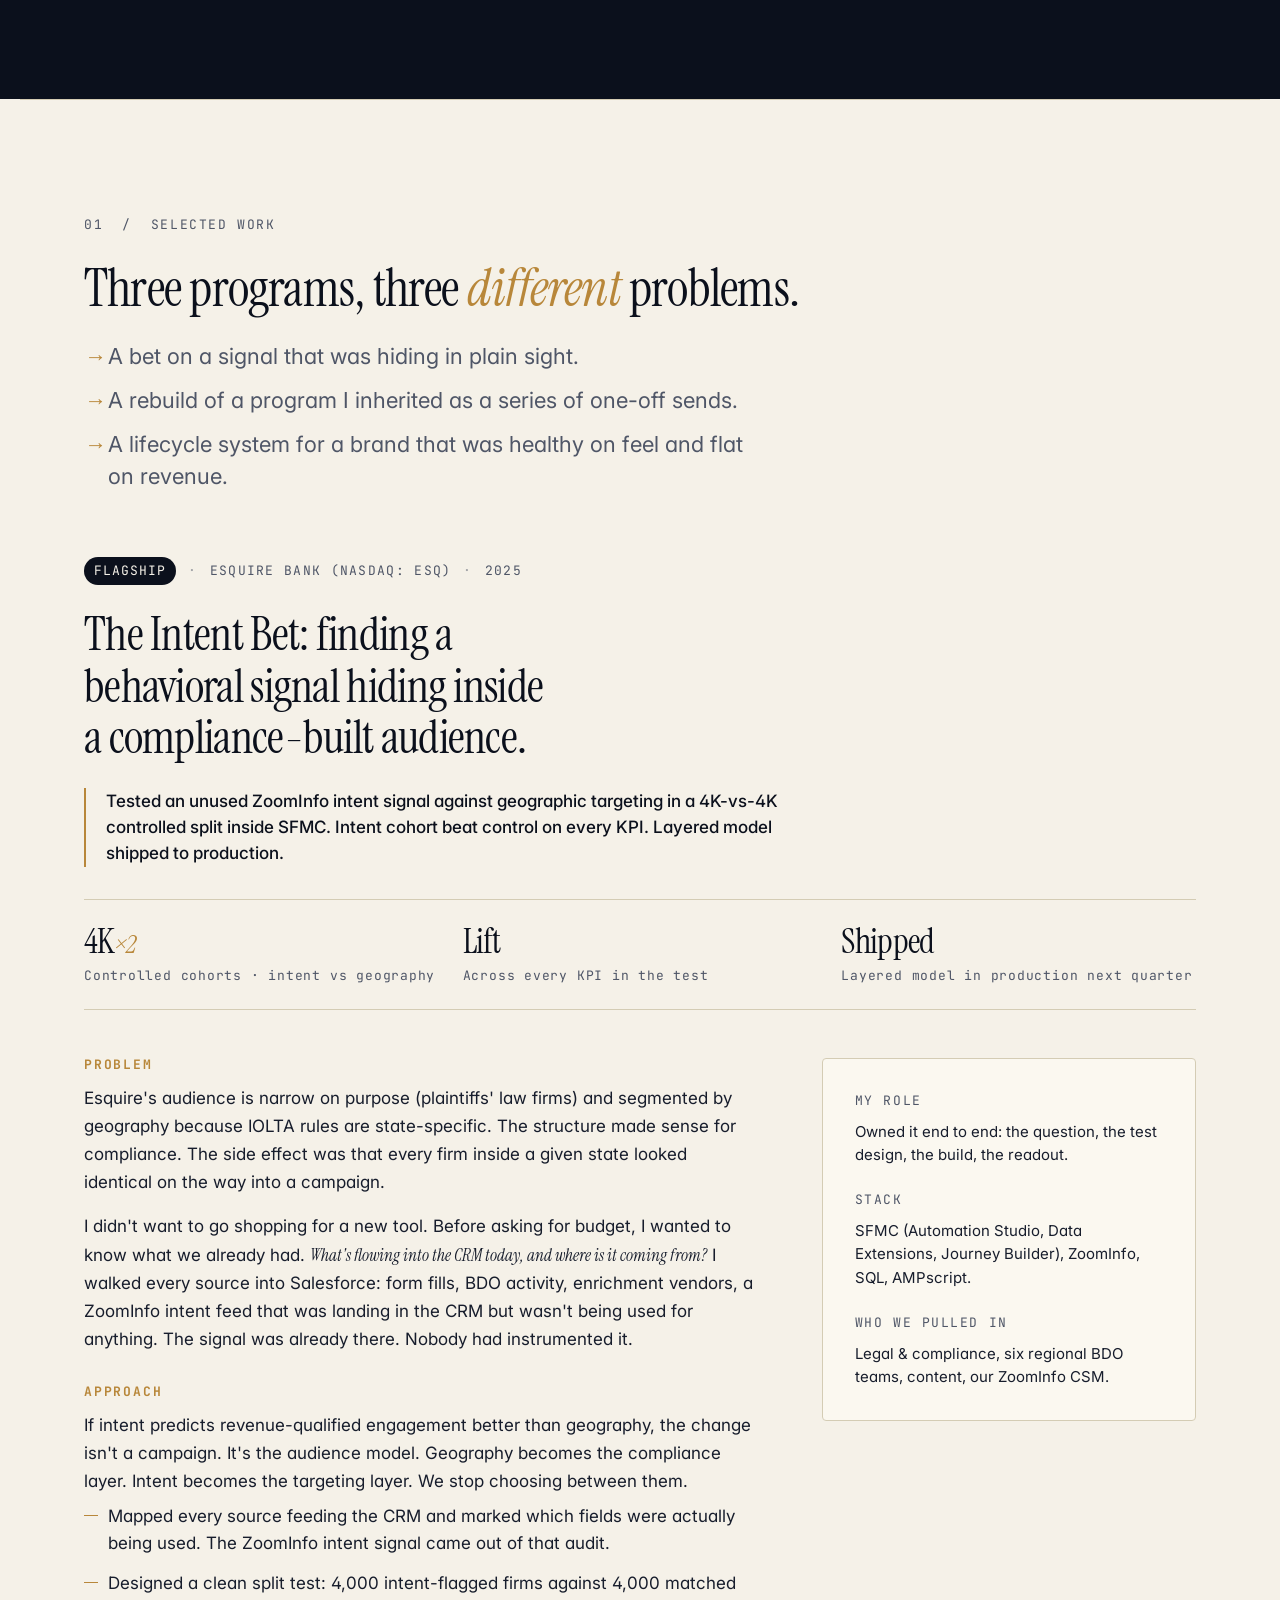
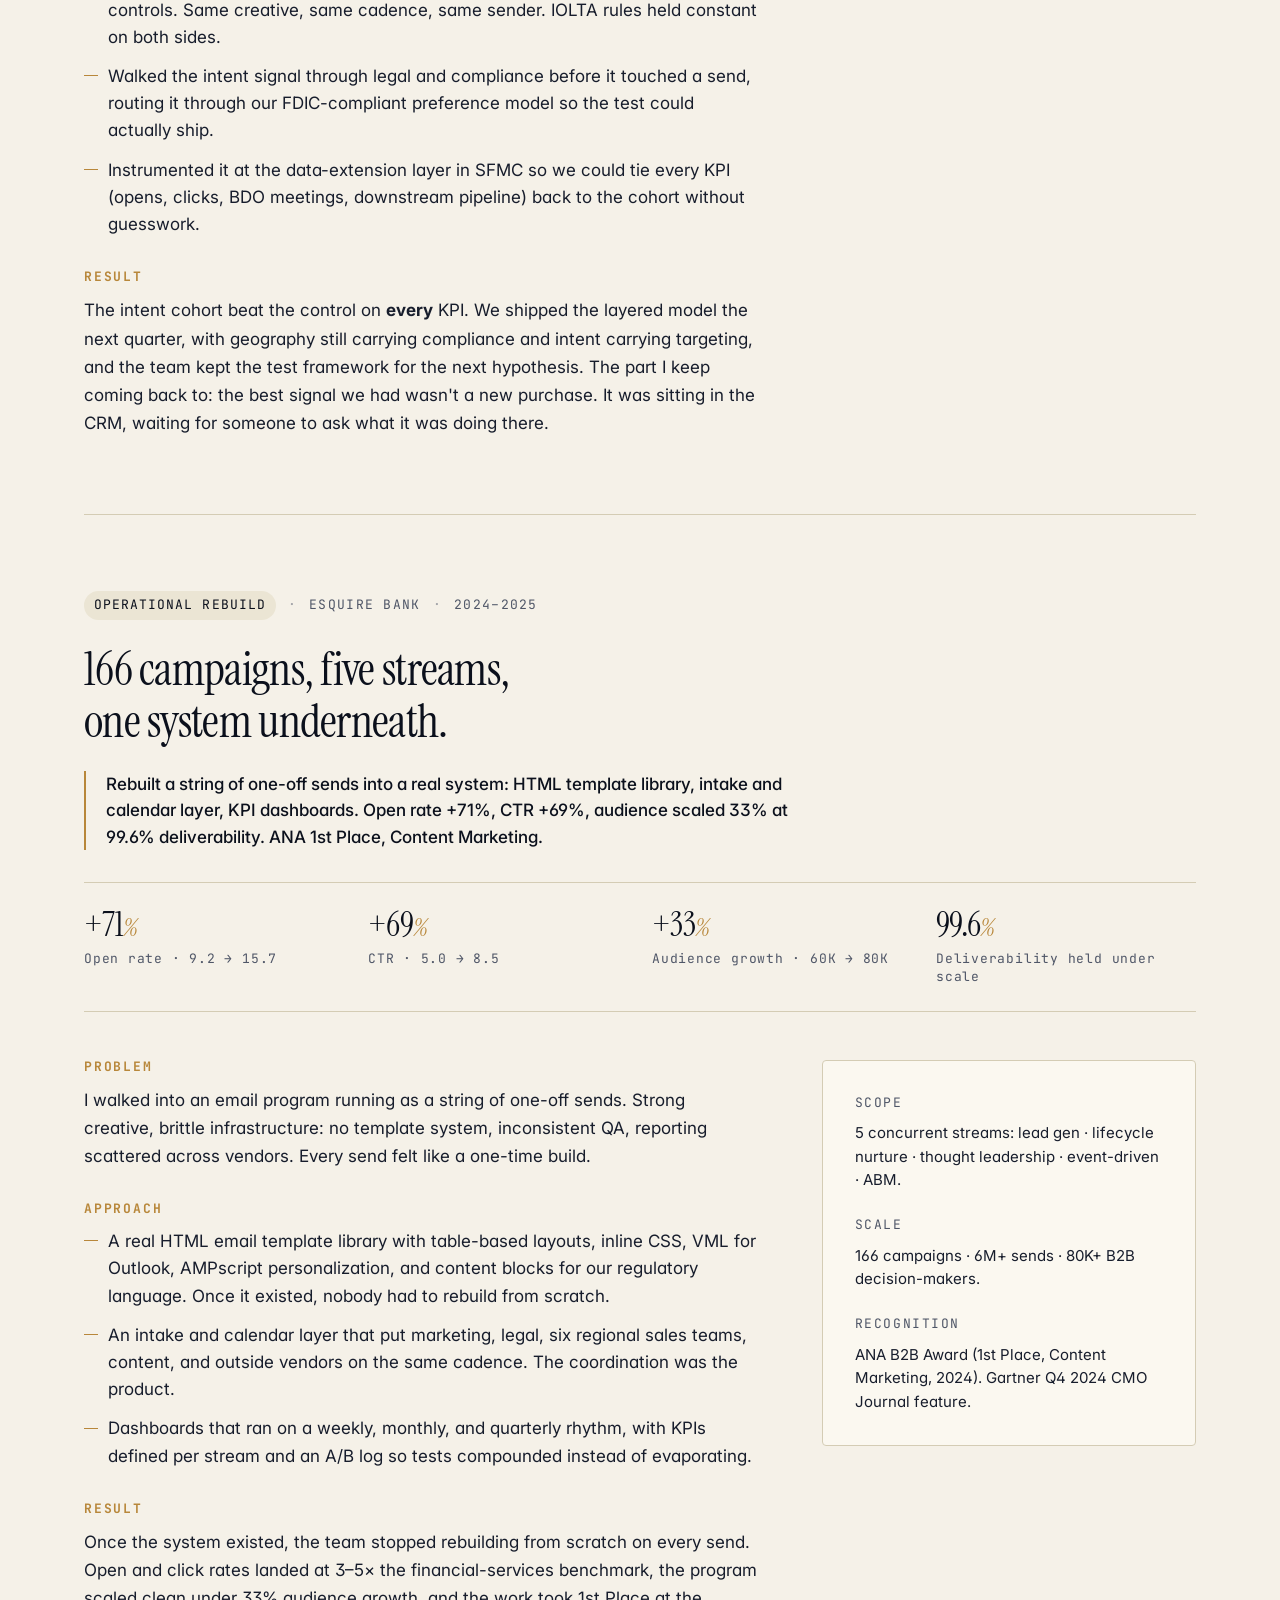
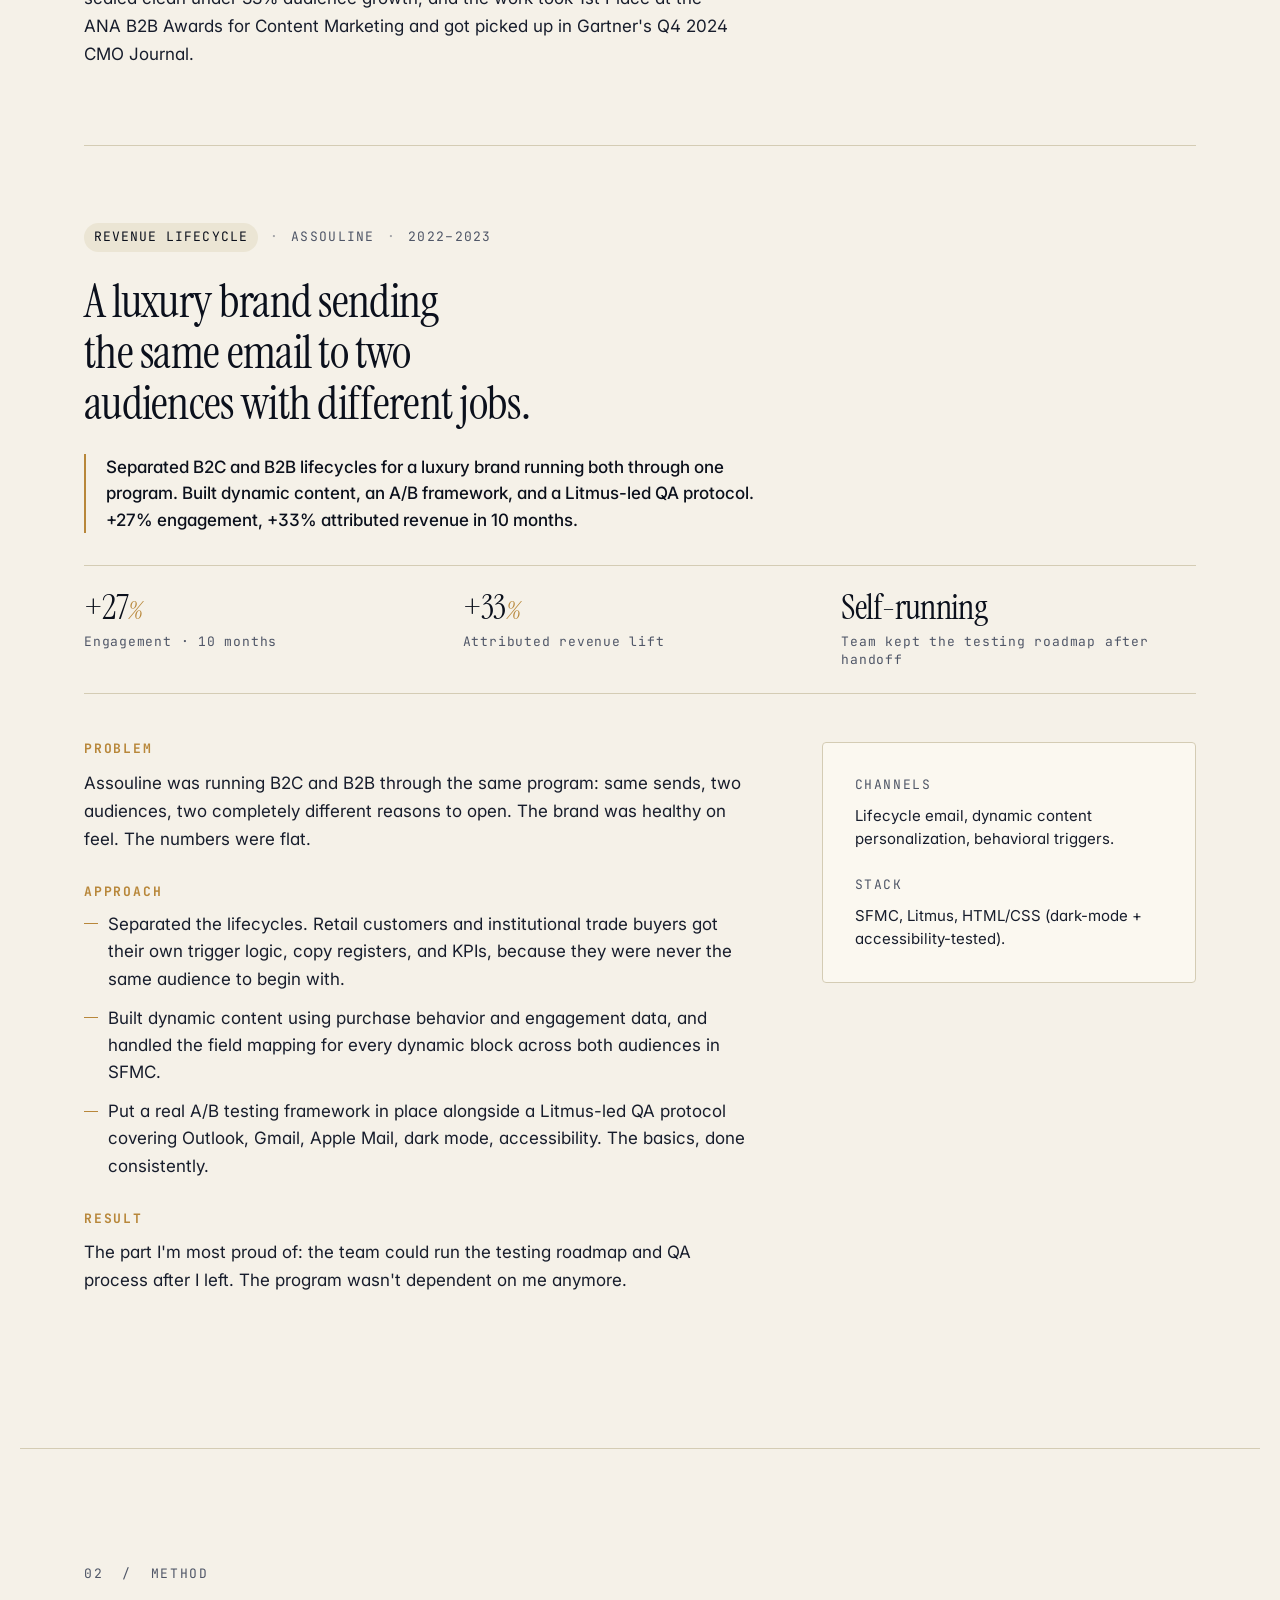
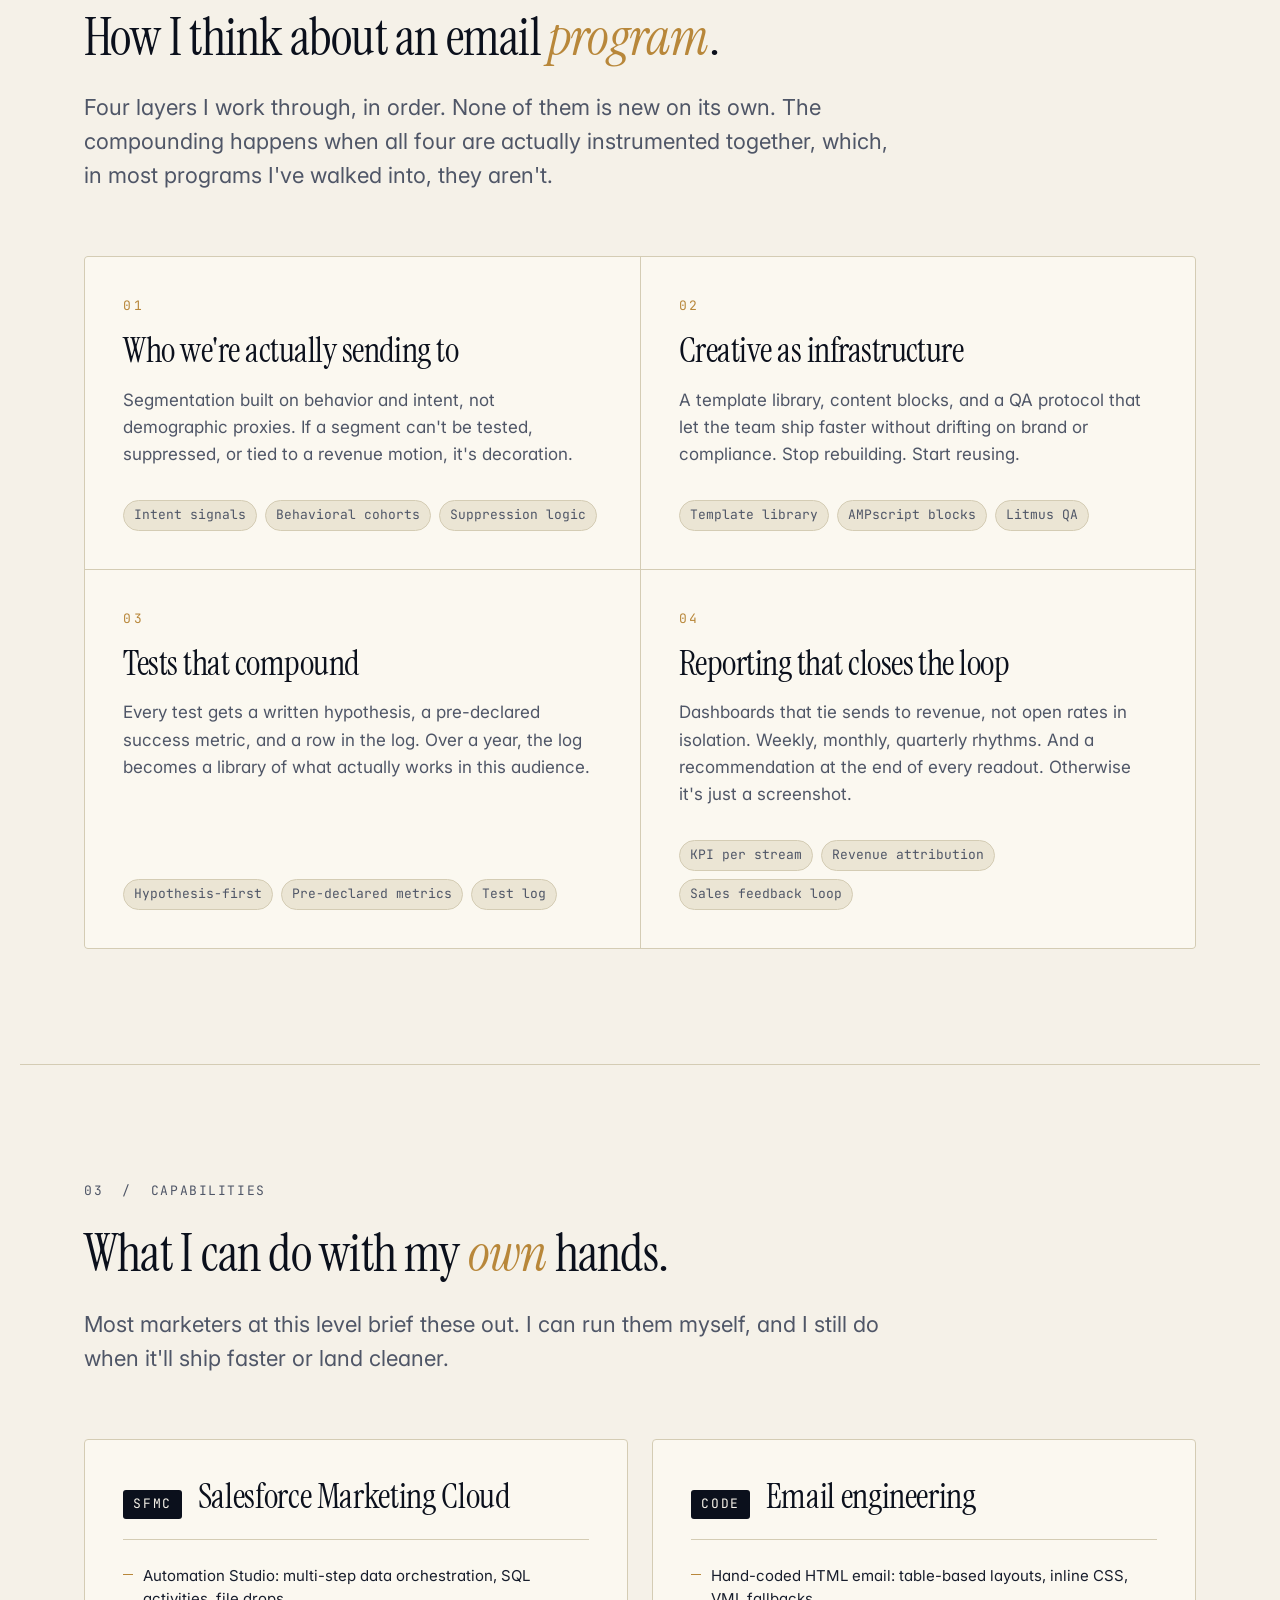
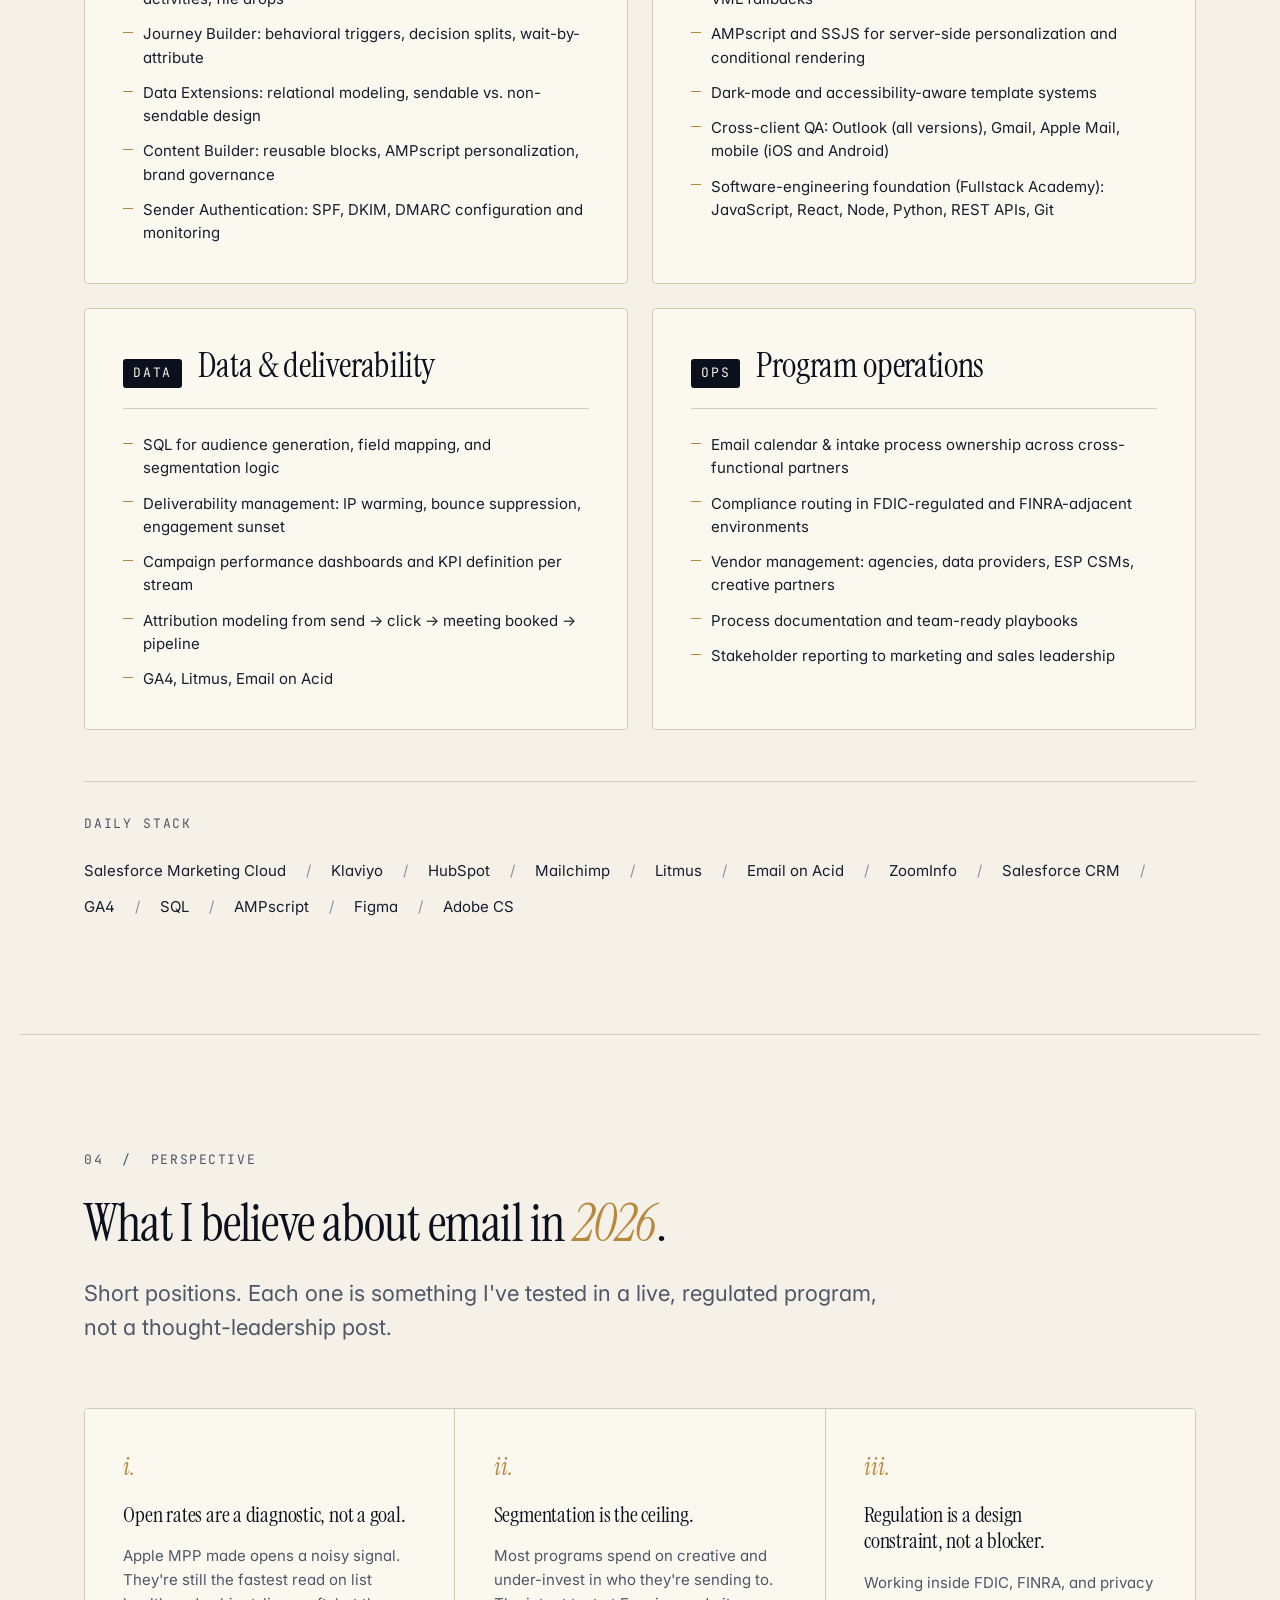
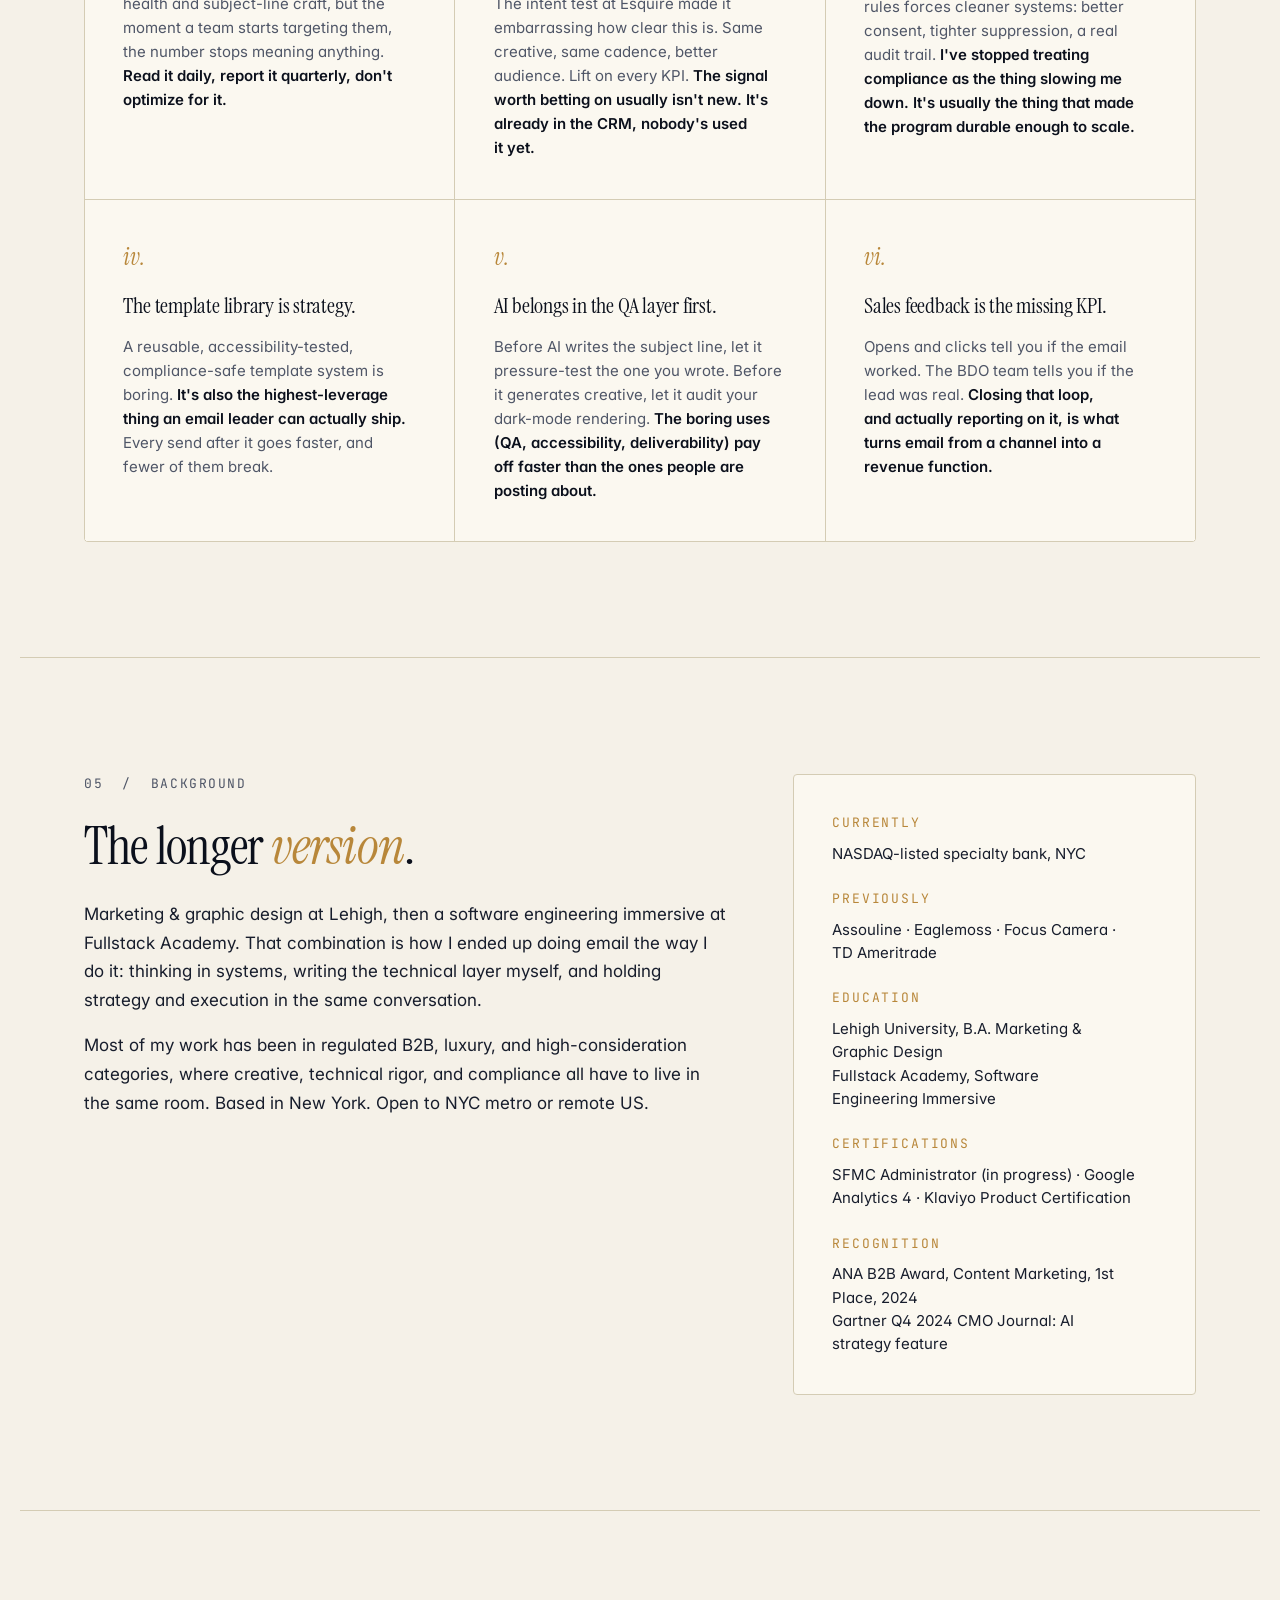
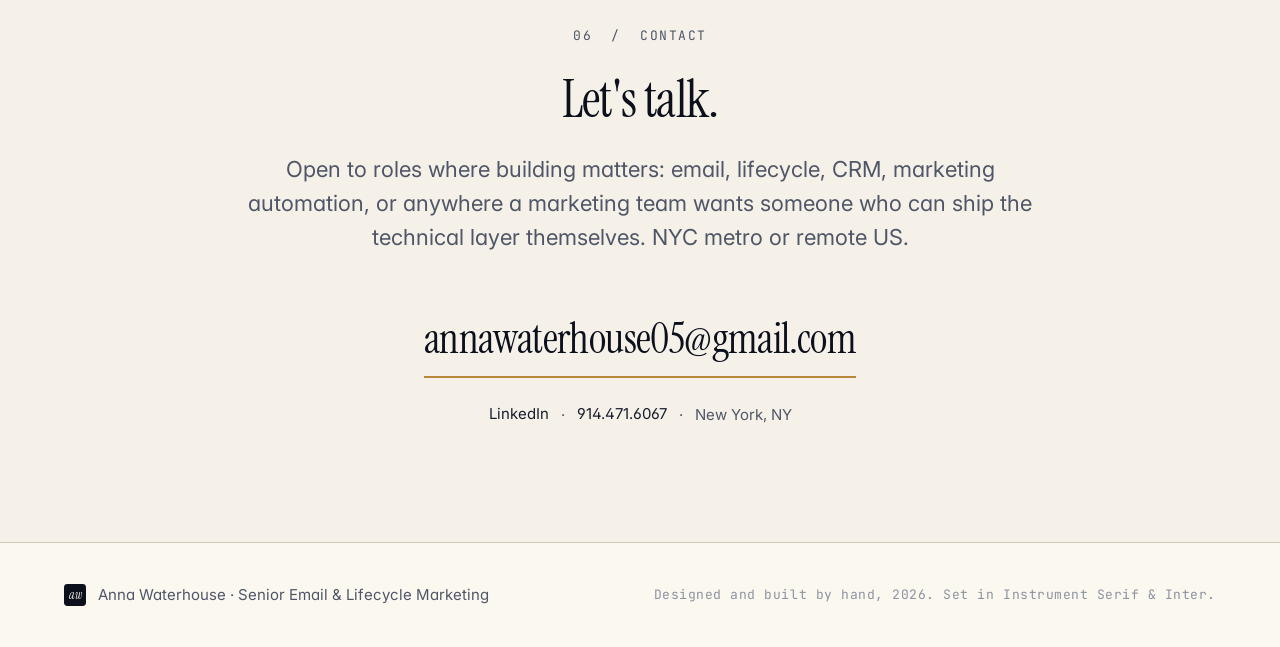
<file: mockup-v1/index.html>
<!doctype html>
<html lang="en" data-theme="light">
<head>
<meta charset="utf-8" />
<meta name="viewport" content="width=device-width, initial-scale=1" />
<title>Anna Waterhouse, a marketer who builds</title>
<meta name="description" content="A marketer who builds. Five years across email, CRM, and marketing automation: strategy, segmentation, and the technical layer. Currently at a NASDAQ-listed specialty bank." />
<meta property="og:title" content="Anna Waterhouse, a marketer who builds" />
<meta property="og:description" content="A marketer who builds. Selected work, how I approach a program, and what I believe right now." />
<link rel="preconnect" href="https://fonts.googleapis.com" />
<link rel="preconnect" href="https://fonts.gstatic.com" crossorigin />
<link href="https://fonts.googleapis.com/css2?family=Instrument+Serif:ital@0;1&family=Inter:wght@400;500;600;700&family=JetBrains+Mono:wght@400;500&display=swap" rel="stylesheet" />
<link rel="stylesheet" href="style.css" />
<link rel="icon" href="data:image/svg+xml,%3Csvg xmlns='http://www.w3.org/2000/svg' viewBox='0 0 32 32'%3E%3Crect width='32' height='32' rx='6' fill='%23141823'/%3E%3Ctext x='16' y='22' font-family='Georgia' font-size='18' font-style='italic' fill='%23e6c76c' text-anchor='middle'%3Eaw%3C/text%3E%3C/svg%3E" />
</head>
<body>

<!-- ===== HEADER ===== -->
<header class="site-header" id="site-header">
  <a class="brand" href="#top" aria-label="Anna Waterhouse home">
    <svg class="brand-mark" width="28" height="28" viewBox="0 0 32 32" aria-hidden="true">
      <rect width="32" height="32" rx="5" fill="currentColor"/>
      <text x="16" y="21.5" font-family="Instrument Serif, Georgia, serif" font-size="17" font-style="italic" fill="var(--color-bg)" text-anchor="middle">aw</text>
    </svg>
    <span class="brand-text">Anna Waterhouse</span>
  </a>
  <nav class="site-nav" aria-label="Primary">
    <a href="#work">Work</a>
    <a href="#method">Method</a>
    <a href="#capabilities">Capabilities</a>
    <a href="#perspective">Perspective</a>
    <a href="#about">Background</a>
    <a href="#contact" class="nav-cta">Contact</a>
    <button type="button" class="theme-toggle" data-theme-toggle aria-label="Switch to dark mode">
      <svg width="18" height="18" viewBox="0 0 24 24" fill="none" stroke="currentColor" stroke-width="2"><path d="M21 12.79A9 9 0 1 1 11.21 3 7 7 0 0 0 21 12.79z"/></svg>
    </button>
  </nav>
</header>

<main id="top">

<!-- ===== HERO (About-first) ===== -->
<section class="hero">
  <div class="hero-inner">
    <p class="eyebrow"><span class="eyebrow-dot"></span>Anna Waterhouse · Senior Email &amp; Lifecycle Marketing</p>
    <h1 class="hero-title">
      A <em>marketer</em><br/>who builds.
    </h1>
    <p class="hero-lede">
      Five years across email, CRM, and marketing automation, B2B and B2C. I'm happiest where strategy meets the technical layer: writing the segmentation query, shipping the template system, and making the program tell us something we didn't already know. Currently at a NASDAQ-listed specialty bank in New York.
    </p>

    <ul class="hero-meta-strip" role="list" aria-label="At a glance">
      <li>5 years</li>
      <li>Email · CRM · Lifecycle</li>
      <li>SFMC · Klaviyo · HubSpot</li>
      <li>B2B + B2C</li>
      <li>Regulated industries</li>
      <li>NYC / Remote US</li>
    </ul>

    <div class="hero-actions">
      <a href="#work" class="btn btn-primary">Selected Work</a>
      <a href="#contact" class="btn btn-ghost">Get in touch <span aria-hidden="true">→</span></a>
    </div>
  </div>

  <div class="hero-meta" aria-label="Key outcomes">
    <div class="meta-col">
      <div class="meta-num">+71<span class="meta-unit">%</span></div>
      <div class="meta-label">Open-rate lift, B2B banking</div>
    </div>
    <div class="meta-col">
      <div class="meta-num">6M<span class="meta-unit">+</span></div>
      <div class="meta-label">Sends orchestrated across regulated channels</div>
    </div>
    <div class="meta-col">
      <div class="meta-num">80K<span class="meta-unit">+</span></div>
      <div class="meta-label">B2B decision-makers under active programs</div>
    </div>
    <div class="meta-col">
      <div class="meta-num">99.6<span class="meta-unit">%</span></div>
      <div class="meta-label">Deliverability during 33% audience scale</div>
    </div>
  </div>
</section>

<!-- ===== PHILOSOPHY BAR ===== -->
<section class="philosophy">
  <div class="philosophy-inner">
    <p class="philosophy-quote">
      <span class="philosophy-mark">“</span>I came into marketing through graphic design, and into the technical side through a software engineering immersive. That pairing is the through-line: I'd rather write the query, ship the template, or build the journey myself than wait for the handoff.<span class="philosophy-mark">”</span>
    </p>
  </div>
</section>

<!-- ===== SELECTED WORK ===== -->
<section id="work" class="section section-work">
  <header class="section-head">
    <p class="section-eyebrow">01 &nbsp;/&nbsp; Selected Work</p>
    <h2 class="section-title">Three programs, three <em>different</em> problems.</h2>
    <ul class="section-toc" role="list">
      <li><a href="#case-intent">A bet on a signal that was hiding in plain sight.</a></li>
      <li><a href="#case-rebuild">A rebuild of a program I inherited as a series of one-off sends.</a></li>
      <li><a href="#case-lifecycle">A lifecycle system for a brand that was healthy on feel and flat on revenue.</a></li>
    </ul>
  </header>

  <!-- CASE STUDY 01 / FLAGSHIP -->
  <article class="case" id="case-intent">
    <div class="case-meta">
      <span class="case-tag">Flagship</span>
      <span class="case-divider" aria-hidden="true">·</span>
      <span>Esquire Bank (NASDAQ: ESQ)</span>
      <span class="case-divider" aria-hidden="true">·</span>
      <span>2025</span>
    </div>
    <h3 class="case-title">The Intent Bet: finding a behavioral signal hiding inside a compliance-built audience.</h3>

    <p class="case-tldr">Tested an unused ZoomInfo intent signal against geographic targeting in a 4K-vs-4K controlled split inside SFMC. Intent cohort beat control on every KPI. Layered model shipped to production.</p>

    <div class="case-results" role="list" aria-label="Results">
      <div class="result" role="listitem">
        <span class="result-num">4K<span class="result-unit">×2</span></span>
        <span class="result-cap">Controlled cohorts · intent vs geography</span>
      </div>
      <div class="result" role="listitem">
        <span class="result-num">Lift</span>
        <span class="result-cap">Across every KPI in the test</span>
      </div>
      <div class="result" role="listitem">
        <span class="result-num">Shipped</span>
        <span class="result-cap">Layered model in production next quarter</span>
      </div>
    </div>

    <div class="case-grid">
      <div class="case-body">
        <h4 class="case-h">Problem</h4>
        <p>Esquire's audience is narrow on purpose (plaintiffs' law firms) and segmented by geography because IOLTA rules are state-specific. The structure made sense for compliance. The side effect was that every firm inside a given state looked identical on the way into a campaign.</p>
        <p>I didn't want to go shopping for a new tool. Before asking for budget, I wanted to know what we already had. <em>What's flowing into the CRM today, and where is it coming from?</em> I walked every source into Salesforce: form fills, BDO activity, enrichment vendors, a ZoomInfo intent feed that was landing in the CRM but wasn't being used for anything. The signal was already there. Nobody had instrumented it.</p>

        <h4 class="case-h">Approach</h4>
        <p>If intent predicts revenue-qualified engagement better than geography, the change isn't a campaign. It's the audience model. Geography becomes the compliance layer. Intent becomes the targeting layer. We stop choosing between them.</p>
        <ul class="case-list" role="list">
          <li>Mapped every source feeding the CRM and marked which fields were actually being used. The ZoomInfo intent signal came out of that audit.</li>
          <li>Designed a clean split test: 4,000 intent-flagged firms against 4,000 matched controls. Same creative, same cadence, same sender. IOLTA rules held constant on both sides.</li>
          <li>Walked the intent signal through legal and compliance before it touched a send, routing it through our FDIC-compliant preference model so the test could actually ship.</li>
          <li>Instrumented it at the data-extension layer in SFMC so we could tie every KPI (opens, clicks, BDO meetings, downstream pipeline) back to the cohort without guesswork.</li>
        </ul>

        <h4 class="case-h">Result</h4>
        <p>The intent cohort beat the control on <strong>every</strong> KPI. We shipped the layered model the next quarter, with geography still carrying compliance and intent carrying targeting, and the team kept the test framework for the next hypothesis. The part I keep coming back to: the best signal we had wasn't a new purchase. It was sitting in the CRM, waiting for someone to ask what it was doing there.</p>
      </div>

      <aside class="case-side">
        <p class="side-label">My role</p>
        <p class="side-value">Owned it end to end: the question, the test design, the build, the readout.</p>

        <p class="side-label">Stack</p>
        <p class="side-value">SFMC (Automation Studio, Data Extensions, Journey Builder), ZoomInfo, SQL, AMPscript.</p>

        <p class="side-label">Who we pulled in</p>
        <p class="side-value">Legal &amp; compliance, six regional BDO teams, content, our ZoomInfo CSM.</p>
      </aside>
    </div>
  </article>

  <!-- CASE STUDY 02 -->
  <article class="case" id="case-rebuild">
    <div class="case-meta">
      <span class="case-tag case-tag-alt">Operational rebuild</span>
      <span class="case-divider" aria-hidden="true">·</span>
      <span>Esquire Bank</span>
      <span class="case-divider" aria-hidden="true">·</span>
      <span>2024–2025</span>
    </div>
    <h3 class="case-title">166 campaigns, five streams, one system underneath.</h3>

    <p class="case-tldr">Rebuilt a string of one-off sends into a real system: HTML template library, intake and calendar layer, KPI dashboards. Open rate +71%, CTR +69%, audience scaled 33% at 99.6% deliverability. ANA 1st Place, Content Marketing.</p>

    <div class="case-results" role="list" aria-label="Results">
      <div class="result" role="listitem">
        <span class="result-num">+71<span class="result-unit">%</span></span>
        <span class="result-cap">Open rate · 9.2 → 15.7</span>
      </div>
      <div class="result" role="listitem">
        <span class="result-num">+69<span class="result-unit">%</span></span>
        <span class="result-cap">CTR · 5.0 → 8.5</span>
      </div>
      <div class="result" role="listitem">
        <span class="result-num">+33<span class="result-unit">%</span></span>
        <span class="result-cap">Audience growth · 60K → 80K</span>
      </div>
      <div class="result" role="listitem">
        <span class="result-num">99.6<span class="result-unit">%</span></span>
        <span class="result-cap">Deliverability held under scale</span>
      </div>
    </div>

    <div class="case-grid">
      <div class="case-body">
        <h4 class="case-h">Problem</h4>
        <p>I walked into an email program running as a string of one-off sends. Strong creative, brittle infrastructure: no template system, inconsistent QA, reporting scattered across vendors. Every send felt like a one-time build.</p>

        <h4 class="case-h">Approach</h4>
        <ul class="case-list" role="list">
          <li>A real HTML email template library with table-based layouts, inline CSS, VML for Outlook, AMPscript personalization, and content blocks for our regulatory language. Once it existed, nobody had to rebuild from scratch.</li>
          <li>An intake and calendar layer that put marketing, legal, six regional sales teams, content, and outside vendors on the same cadence. The coordination was the product.</li>
          <li>Dashboards that ran on a weekly, monthly, and quarterly rhythm, with KPIs defined per stream and an A/B log so tests compounded instead of evaporating.</li>
        </ul>

        <h4 class="case-h">Result</h4>
        <p>Once the system existed, the team stopped rebuilding from scratch on every send. Open and click rates landed at 3–5× the financial-services benchmark, the program scaled clean under 33% audience growth, and the work took 1st Place at the ANA B2B Awards for Content Marketing and got picked up in Gartner's Q4 2024 CMO Journal.</p>
      </div>

      <aside class="case-side">
        <p class="side-label">Scope</p>
        <p class="side-value">5 concurrent streams: lead gen · lifecycle nurture · thought leadership · event-driven · ABM.</p>

        <p class="side-label">Scale</p>
        <p class="side-value">166 campaigns · 6M+ sends · 80K+ B2B decision-makers.</p>

        <p class="side-label">Recognition</p>
        <p class="side-value">ANA B2B Award (1st Place, Content Marketing, 2024). Gartner Q4 2024 CMO Journal feature.</p>
      </aside>
    </div>
  </article>

  <!-- CASE STUDY 03 -->
  <article class="case" id="case-lifecycle">
    <div class="case-meta">
      <span class="case-tag case-tag-alt">Revenue lifecycle</span>
      <span class="case-divider" aria-hidden="true">·</span>
      <span>Assouline</span>
      <span class="case-divider" aria-hidden="true">·</span>
      <span>2022–2023</span>
    </div>
    <h3 class="case-title">A luxury brand sending the same email to two audiences with different jobs.</h3>

    <p class="case-tldr">Separated B2C and B2B lifecycles for a luxury brand running both through one program. Built dynamic content, an A/B framework, and a Litmus-led QA protocol. +27% engagement, +33% attributed revenue in 10 months.</p>

    <div class="case-results" role="list" aria-label="Results">
      <div class="result" role="listitem">
        <span class="result-num">+27<span class="result-unit">%</span></span>
        <span class="result-cap">Engagement · 10 months</span>
      </div>
      <div class="result" role="listitem">
        <span class="result-num">+33<span class="result-unit">%</span></span>
        <span class="result-cap">Attributed revenue lift</span>
      </div>
      <div class="result" role="listitem">
        <span class="result-num">Self-running</span>
        <span class="result-cap">Team kept the testing roadmap after handoff</span>
      </div>
    </div>

    <div class="case-grid">
      <div class="case-body">
        <h4 class="case-h">Problem</h4>
        <p>Assouline was running B2C and B2B through the same program: same sends, two audiences, two completely different reasons to open. The brand was healthy on feel. The numbers were flat.</p>

        <h4 class="case-h">Approach</h4>
        <ul class="case-list" role="list">
          <li>Separated the lifecycles. Retail customers and institutional trade buyers got their own trigger logic, copy registers, and KPIs, because they were never the same audience to begin with.</li>
          <li>Built dynamic content using purchase behavior and engagement data, and handled the field mapping for every dynamic block across both audiences in SFMC.</li>
          <li>Put a real A/B testing framework in place alongside a Litmus-led QA protocol covering Outlook, Gmail, Apple Mail, dark mode, accessibility. The basics, done consistently.</li>
        </ul>

        <h4 class="case-h">Result</h4>
        <p>The part I'm most proud of: the team could run the testing roadmap and QA process after I left. The program wasn't dependent on me anymore.</p>
      </div>

      <aside class="case-side">
        <p class="side-label">Channels</p>
        <p class="side-value">Lifecycle email, dynamic content personalization, behavioral triggers.</p>

        <p class="side-label">Stack</p>
        <p class="side-value">SFMC, Litmus, HTML/CSS (dark-mode + accessibility-tested).</p>
      </aside>
    </div>
  </article>
</section>

<!-- ===== METHODOLOGY ===== -->
<section id="method" class="section section-method">
  <header class="section-head">
    <p class="section-eyebrow">02 &nbsp;/&nbsp; Method</p>
    <h2 class="section-title">How I think about an email <em>program</em>.</h2>
    <p class="section-lede">Four layers I work through, in order. None of them is new on its own. The compounding happens when all four are actually instrumented together, which, in most programs I've walked into, they aren't.</p>
  </header>

  <ol class="method-grid" role="list">
    <li class="method-step">
      <div class="method-num">01</div>
      <h3 class="method-title">Who we're actually sending to</h3>
      <p class="method-body">Segmentation built on behavior and intent, not demographic proxies. If a segment can't be tested, suppressed, or tied to a revenue motion, it's decoration.</p>
      <ul class="method-tags" role="list">
        <li>Intent signals</li><li>Behavioral cohorts</li><li>Suppression logic</li>
      </ul>
    </li>
    <li class="method-step">
      <div class="method-num">02</div>
      <h3 class="method-title">Creative as infrastructure</h3>
      <p class="method-body">A template library, content blocks, and a QA protocol that let the team ship faster without drifting on brand or compliance. Stop rebuilding. Start reusing.</p>
      <ul class="method-tags" role="list">
        <li>Template library</li><li>AMPscript blocks</li><li>Litmus QA</li>
      </ul>
    </li>
    <li class="method-step">
      <div class="method-num">03</div>
      <h3 class="method-title">Tests that compound</h3>
      <p class="method-body">Every test gets a written hypothesis, a pre-declared success metric, and a row in the log. Over a year, the log becomes a library of what actually works in this audience.</p>
      <ul class="method-tags" role="list">
        <li>Hypothesis-first</li><li>Pre-declared metrics</li><li>Test log</li>
      </ul>
    </li>
    <li class="method-step">
      <div class="method-num">04</div>
      <h3 class="method-title">Reporting that closes the loop</h3>
      <p class="method-body">Dashboards that tie sends to revenue, not open rates in isolation. Weekly, monthly, quarterly rhythms. And a recommendation at the end of every readout. Otherwise it's just a screenshot.</p>
      <ul class="method-tags" role="list">
        <li>KPI per stream</li><li>Revenue attribution</li><li>Sales feedback loop</li>
      </ul>
    </li>
  </ol>
</section>

<!-- ===== CAPABILITIES ===== -->
<section id="capabilities" class="section section-capabilities">
  <header class="section-head">
    <p class="section-eyebrow">03 &nbsp;/&nbsp; Capabilities</p>
    <h2 class="section-title">What I can do with my <em>own</em> hands.</h2>
    <p class="section-lede">Most marketers at this level brief these out. I can run them myself, and I still do when it'll ship faster or land cleaner.</p>
  </header>

  <div class="cap-grid">
    <div class="cap-card">
      <div class="cap-head">
        <span class="cap-num">SFMC</span>
        <h3 class="cap-title">Salesforce Marketing Cloud</h3>
      </div>
      <ul class="cap-list" role="list">
        <li>Automation Studio: multi-step data orchestration, SQL activities, file drops</li>
        <li>Journey Builder: behavioral triggers, decision splits, wait-by-attribute</li>
        <li>Data Extensions: relational modeling, sendable vs. non-sendable design</li>
        <li>Content Builder: reusable blocks, AMPscript personalization, brand governance</li>
        <li>Sender Authentication: SPF, DKIM, DMARC configuration and monitoring</li>
      </ul>
    </div>

    <div class="cap-card">
      <div class="cap-head">
        <span class="cap-num">Code</span>
        <h3 class="cap-title">Email engineering</h3>
      </div>
      <ul class="cap-list" role="list">
        <li>Hand-coded HTML email: table-based layouts, inline CSS, VML fallbacks</li>
        <li>AMPscript and SSJS for server-side personalization and conditional rendering</li>
        <li>Dark-mode and accessibility-aware template systems</li>
        <li>Cross-client QA: Outlook (all versions), Gmail, Apple Mail, mobile (iOS and Android)</li>
        <li>Software-engineering foundation (Fullstack Academy): JavaScript, React, Node, Python, REST APIs, Git</li>
      </ul>
    </div>

    <div class="cap-card">
      <div class="cap-head">
        <span class="cap-num">Data</span>
        <h3 class="cap-title">Data &amp; deliverability</h3>
      </div>
      <ul class="cap-list" role="list">
        <li>SQL for audience generation, field mapping, and segmentation logic</li>
        <li>Deliverability management: IP warming, bounce suppression, engagement sunset</li>
        <li>Campaign performance dashboards and KPI definition per stream</li>
        <li>Attribution modeling from send → click → meeting booked → pipeline</li>
        <li>GA4, Litmus, Email on Acid</li>
      </ul>
    </div>

    <div class="cap-card">
      <div class="cap-head">
        <span class="cap-num">Ops</span>
        <h3 class="cap-title">Program operations</h3>
      </div>
      <ul class="cap-list" role="list">
        <li>Email calendar &amp; intake process ownership across cross-functional partners</li>
        <li>Compliance routing in FDIC-regulated and FINRA-adjacent environments</li>
        <li>Vendor management: agencies, data providers, ESP CSMs, creative partners</li>
        <li>Process documentation and team-ready playbooks</li>
        <li>Stakeholder reporting to marketing and sales leadership</li>
      </ul>
    </div>
  </div>

  <div class="stack-strip" aria-label="Tool stack">
    <span class="stack-label">Daily stack</span>
    <ul class="stack-list" role="list">
      <li>Salesforce Marketing Cloud</li>
      <li>Klaviyo</li>
      <li>HubSpot</li>
      <li>Mailchimp</li>
      <li>Litmus</li>
      <li>Email on Acid</li>
      <li>ZoomInfo</li>
      <li>Salesforce CRM</li>
      <li>GA4</li>
      <li>SQL</li>
      <li>AMPscript</li>
      <li>Figma</li>
      <li>Adobe CS</li>
    </ul>
  </div>
</section>

<!-- ===== PERSPECTIVE / STRATEGY POVs ===== -->
<section id="perspective" class="section section-perspective">
  <header class="section-head">
    <p class="section-eyebrow">04 &nbsp;/&nbsp; Perspective</p>
    <h2 class="section-title">What I believe about email in <em>2026</em>.</h2>
    <p class="section-lede">Short positions. Each one is something I've tested in a live, regulated program, not a thought-leadership post.</p>
  </header>

  <div class="pov-grid">
    <article class="pov">
      <p class="pov-index">i.</p>
      <h3 class="pov-title">Open rates are a diagnostic, not a goal.</h3>
      <p class="pov-body">Apple MPP made opens a noisy signal. They're still the fastest read on list health and subject-line craft, but the moment a team starts targeting them, the number stops meaning anything. <strong>Read it daily, report it quarterly, don't optimize for it.</strong></p>
    </article>

    <article class="pov">
      <p class="pov-index">ii.</p>
      <h3 class="pov-title">Segmentation is the ceiling.</h3>
      <p class="pov-body">Most programs spend on creative and under-invest in who they're sending to. The intent test at Esquire made it embarrassing how clear this is. Same creative, same cadence, better audience. Lift on every KPI. <strong>The signal worth betting on usually isn't new. It's already in the CRM, nobody's used it yet.</strong></p>
    </article>

    <article class="pov">
      <p class="pov-index">iii.</p>
      <h3 class="pov-title">Regulation is a design constraint, not a blocker.</h3>
      <p class="pov-body">Working inside FDIC, FINRA, and privacy rules forces cleaner systems: better consent, tighter suppression, a real audit trail. <strong>I've stopped treating compliance as the thing slowing me down. It's usually the thing that made the program durable enough to scale.</strong></p>
    </article>

    <article class="pov">
      <p class="pov-index">iv.</p>
      <h3 class="pov-title">The template library is strategy.</h3>
      <p class="pov-body">A reusable, accessibility-tested, compliance-safe template system is boring. <strong>It's also the highest-leverage thing an email leader can actually ship.</strong> Every send after it goes faster, and fewer of them break.</p>
    </article>

    <article class="pov">
      <p class="pov-index">v.</p>
      <h3 class="pov-title">AI belongs in the QA layer first.</h3>
      <p class="pov-body">Before AI writes the subject line, let it pressure-test the one you wrote. Before it generates creative, let it audit your dark-mode rendering. <strong>The boring uses (QA, accessibility, deliverability) pay off faster than the ones people are posting about.</strong></p>
    </article>

    <article class="pov">
      <p class="pov-index">vi.</p>
      <h3 class="pov-title">Sales feedback is the missing KPI.</h3>
      <p class="pov-body">Opens and clicks tell you if the email worked. The BDO team tells you if the lead was real. <strong>Closing that loop, and actually reporting on it, is what turns email from a channel into a revenue function.</strong></p>
    </article>
  </div>
</section>

<!-- ===== BACKGROUND (moved up, condensed) ===== -->
<section id="about" class="section section-about">
  <div class="about-grid">
    <div class="about-body">
      <p class="section-eyebrow">05 &nbsp;/&nbsp; Background</p>
      <h2 class="section-title">The longer <em>version</em>.</h2>
      <p class="about-p">Marketing &amp; graphic design at Lehigh, then a software engineering immersive at Fullstack Academy. That combination is how I ended up doing email the way I do it: thinking in systems, writing the technical layer myself, and holding strategy and execution in the same conversation.</p>
      <p class="about-p">Most of my work has been in regulated B2B, luxury, and high-consideration categories, where creative, technical rigor, and compliance all have to live in the same room. Based in New York. Open to NYC metro or remote US.</p>
    </div>
    <aside class="about-side">
      <div class="about-block">
        <p class="about-label">Currently</p>
        <p class="about-value">NASDAQ-listed specialty bank, NYC</p>
      </div>
      <div class="about-block">
        <p class="about-label">Previously</p>
        <p class="about-value">Assouline · Eaglemoss · Focus Camera · TD Ameritrade</p>
      </div>
      <div class="about-block">
        <p class="about-label">Education</p>
        <p class="about-value">Lehigh University, B.A. Marketing &amp; Graphic Design<br/>Fullstack Academy, Software Engineering Immersive</p>
      </div>
      <div class="about-block">
        <p class="about-label">Certifications</p>
        <p class="about-value">SFMC Administrator (in progress) · Google Analytics 4 · Klaviyo Product Certification</p>
      </div>
      <div class="about-block">
        <p class="about-label">Recognition</p>
        <p class="about-value">ANA B2B Award, Content Marketing, 1st Place, 2024<br/>Gartner Q4 2024 CMO Journal: AI strategy feature</p>
      </div>
    </aside>
  </div>
</section>

<!-- ===== CONTACT ===== -->
<section id="contact" class="section section-contact">
  <div class="contact-inner">
    <p class="section-eyebrow">06 &nbsp;/&nbsp; Contact</p>
    <h2 class="contact-title">Let's talk.</h2>
    <p class="contact-lede">Open to roles where building matters: email, lifecycle, CRM, marketing automation, or anywhere a marketing team wants someone who can ship the technical layer themselves. NYC metro or remote US.</p>
    <div class="contact-actions">
      <a class="contact-primary" href="mailto:annawaterhouse05@gmail.com">annawaterhouse05@gmail.com</a>
      <div class="contact-meta">
        <a href="https://linkedin.com/in/annawaterhouse05" rel="noopener">LinkedIn</a>
        <span aria-hidden="true">·</span>
        <a href="tel:+19144716067">914.471.6067</a>
        <span aria-hidden="true">·</span>
        <span>New York, NY</span>
      </div>
    </div>
  </div>
</section>

</main>

<!-- ===== FOOTER ===== -->
<footer class="site-footer">
  <div class="footer-inner">
    <div class="footer-brand">
      <svg width="22" height="22" viewBox="0 0 32 32" aria-hidden="true">
        <rect width="32" height="32" rx="5" fill="currentColor"/>
        <text x="16" y="21.5" font-family="Instrument Serif, Georgia, serif" font-size="17" font-style="italic" fill="var(--color-bg)" text-anchor="middle">aw</text>
      </svg>
      <span>Anna Waterhouse · Senior Email &amp; Lifecycle Marketing</span>
    </div>
    <p class="footer-meta">Designed and built by hand, 2026. Set in Instrument Serif &amp; Inter.</p>
  </div>
</footer>

<script src="script.js"></script>
</body>
</html>
</file>
<file: style.css>
/* =============================================================
   ANNA WATERHOUSE : PORTFOLIO
   Editorial / Swiss minimal with warm ink palette.
   Display: Instrument Serif  ·  Body: Inter  ·  Mono: JetBrains Mono
   ============================================================= */

/* ---------- TOKENS ---------- */
:root,
[data-theme="light"] {
  /* Type scale (fluid) */
  --text-xs:    clamp(0.75rem, 0.7rem + 0.2vw, 0.8125rem);
  --text-sm:    clamp(0.875rem, 0.82rem + 0.25vw, 0.9375rem);
  --text-base:  clamp(1rem, 0.95rem + 0.2vw, 1.0625rem);
  --text-lg:    clamp(1.125rem, 1rem + 0.5vw, 1.375rem);
  --text-xl:    clamp(1.5rem, 1.2rem + 1.2vw, 2.25rem);
  --text-2xl:   clamp(2rem, 1.3rem + 2.5vw, 3.25rem);
  --text-3xl:   clamp(2.5rem, 1.2rem + 4vw, 4.75rem);
  --text-hero:  clamp(3rem, 1rem + 6.5vw, 7rem);

  /* Spacing */
  --space-1: 0.25rem; --space-2: 0.5rem;  --space-3: 0.75rem;
  --space-4: 1rem;    --space-5: 1.25rem; --space-6: 1.5rem;
  --space-8: 2rem;    --space-10: 2.5rem; --space-12: 3rem;
  --space-16: 4rem;   --space-20: 5rem;   --space-24: 6rem;
  --space-32: 8rem;

  /* Surfaces : warm cream paper */
  --color-bg:             #F5F1E8;
  --color-surface:        #FBF8F0;
  --color-surface-2:      #FFFDF6;
  --color-surface-offset: #EBE5D4;
  --color-surface-sunken: #E1DAC5;
  --color-divider:        #D4CCB4;
  --color-border:         #BCB39A;

  /* Text : deep ink */
  --color-text:        #171D2C;
  --color-text-strong: #0B101C;
  --color-text-muted:  #4F5667;
  --color-text-faint:  #8D92A0;
  --color-text-inv:    #F5F1E8;

  /* Accent : warm ochre (the one pop) */
  --color-accent:        #B8873A;
  --color-accent-hover:  #95691F;
  --color-accent-soft:   #E8D8B0;

  /* Secondary accent for data : deep berry */
  --color-data:   #7A1E3B;

  /* Radius */
  --radius-sm: 2px;
  --radius-md: 4px;
  --radius-lg: 8px;

  /* Transitions */
  --t-fast: 160ms cubic-bezier(0.16, 1, 0.3, 1);
  --t: 260ms cubic-bezier(0.16, 1, 0.3, 1);

  /* Shadows : subtle, tone matched */
  --shadow-sm: 0 1px 2px rgba(23, 29, 44, 0.05);
  --shadow-md: 0 4px 14px rgba(23, 29, 44, 0.07);
  --shadow-lg: 0 18px 40px rgba(23, 29, 44, 0.10);

  /* Fonts */
  --font-display: "Instrument Serif", Georgia, "Times New Roman", serif;
  --font-body: "Inter", -apple-system, BlinkMacSystemFont, "Helvetica Neue", sans-serif;
  --font-mono: "JetBrains Mono", ui-monospace, "SF Mono", monospace;

  /* Widths */
  --content: 1240px;
  --content-narrow: 780px;
}

[data-theme="dark"] {
  --color-bg:             #0E1220;
  --color-surface:        #141929;
  --color-surface-2:      #1A2032;
  --color-surface-offset: #1E2439;
  --color-surface-sunken: #0A0E1A;
  --color-divider:        #2A3047;
  --color-border:         #3A4058;

  --color-text:        #E9E4D5;
  --color-text-strong: #FBF8F0;
  --color-text-muted:  #9096AA;
  --color-text-faint:  #5D6379;
  --color-text-inv:    #0E1220;

  --color-accent:       #E6BE6C;
  --color-accent-hover: #F3D48F;
  --color-accent-soft:  #2F2817;

  --color-data: #D86B91;

  --shadow-sm: 0 1px 2px rgba(0,0,0,0.3);
  --shadow-md: 0 4px 14px rgba(0,0,0,0.4);
  --shadow-lg: 0 18px 40px rgba(0,0,0,0.5);
}

/* ---------- RESET ---------- */
*, *::before, *::after { box-sizing: border-box; margin: 0; padding: 0; }
html {
  -webkit-font-smoothing: antialiased;
  -moz-osx-font-smoothing: grayscale;
  text-rendering: optimizeLegibility;
  scroll-behavior: smooth;
  scroll-padding-top: 88px;
}
body {
  min-height: 100dvh;
  font-family: var(--font-body);
  font-size: var(--text-base);
  line-height: 1.6;
  color: var(--color-text);
  background: var(--color-bg);
  font-feature-settings: "ss01", "cv11";
  transition: background var(--t), color var(--t);
}
img, svg, picture { display: block; max-width: 100%; height: auto; }
a { color: inherit; text-decoration: none; }
button { font: inherit; color: inherit; background: none; border: none; cursor: pointer; }
ul { list-style: none; }
h1, h2, h3, h4, h5 { text-wrap: balance; line-height: 1.1; letter-spacing: -0.01em; }
p { text-wrap: pretty; }
em { font-family: var(--font-display); font-style: italic; font-weight: 400; }

::selection { background: var(--color-accent-soft); color: var(--color-text-strong); }

:focus-visible {
  outline: 2px solid var(--color-accent);
  outline-offset: 3px;
  border-radius: var(--radius-sm);
}

@media (prefers-reduced-motion: reduce) {
  *, *::before, *::after {
    animation-duration: 0.01ms !important;
    transition-duration: 0.01ms !important;
    scroll-behavior: auto !important;
  }
}

/* ---------- LAYOUT HELPERS ---------- */
.section {
  max-width: var(--content);
  margin: 0 auto;
  padding: clamp(var(--space-16), 9vw, var(--space-32)) clamp(var(--space-6), 5vw, var(--space-16));
  border-top: 1px solid var(--color-divider);
}

.section-head {
  max-width: 820px;
  margin-bottom: clamp(var(--space-12), 5vw, var(--space-20));
}
.section-eyebrow {
  font-family: var(--font-mono);
  font-size: var(--text-xs);
  text-transform: uppercase;
  letter-spacing: 0.12em;
  color: var(--color-text-muted);
  margin-bottom: var(--space-6);
}
.section-title {
  font-family: var(--font-display);
  font-weight: 400;
  font-size: var(--text-2xl);
  letter-spacing: -0.015em;
  color: var(--color-text-strong);
  margin-bottom: var(--space-6);
}
.section-title em {
  color: var(--color-accent);
}
.section-lede {
  font-size: var(--text-lg);
  color: var(--color-text-muted);
  max-width: 62ch;
  line-height: 1.55;
}

/* ---------- HEADER / NAV ---------- */
.site-header {
  position: sticky;
  top: 0;
  z-index: 50;
  display: flex;
  align-items: center;
  justify-content: space-between;
  gap: var(--space-6);
  padding: var(--space-4) clamp(var(--space-6), 5vw, var(--space-16));
  background: color-mix(in oklab, var(--color-bg), transparent 8%);
  backdrop-filter: saturate(180%) blur(14px);
  -webkit-backdrop-filter: saturate(180%) blur(14px);
  border-bottom: 1px solid transparent;
  transition: border-color var(--t), background var(--t);
}
.site-header.is-scrolled {
  border-bottom-color: var(--color-divider);
}
.brand {
  display: inline-flex;
  align-items: center;
  gap: var(--space-3);
  min-height: 44px;
  color: var(--color-text-strong);
}
.brand-mark { color: var(--color-text-strong); flex-shrink: 0; }
.brand-text {
  font-family: var(--font-display);
  font-size: 1.15rem;
  letter-spacing: -0.01em;
}
.site-nav {
  display: flex;
  align-items: center;
  gap: clamp(var(--space-4), 2vw, var(--space-8));
}
.site-nav a {
  font-size: var(--text-sm);
  color: var(--color-text-muted);
  transition: color var(--t-fast);
  position: relative;
}
.site-nav a:hover { color: var(--color-text-strong); }
.site-nav a.nav-cta {
  color: var(--color-text-strong);
  padding: var(--space-2) var(--space-4);
  border: 1px solid var(--color-border);
  border-radius: 999px;
  display: inline-flex;
  align-items: center;
  min-height: 44px;
}
.site-nav a.nav-cta:hover {
  background: var(--color-text-strong);
  color: var(--color-bg);
  border-color: var(--color-text-strong);
}
.theme-toggle {
  width: 44px; height: 44px;
  display: inline-flex; align-items: center; justify-content: center;
  color: var(--color-text-muted);
  border-radius: 999px;
  transition: color var(--t-fast), background var(--t-fast);
}
.theme-toggle:hover {
  color: var(--color-text-strong);
  background: var(--color-surface-offset);
}
@media (max-width: 760px) {
  .site-nav a:not(.nav-cta) { display: none; }
}

/* ---------- HERO ---------- */
.hero {
  max-width: var(--content);
  margin: 0 auto;
  padding: clamp(var(--space-16), 10vw, var(--space-32)) clamp(var(--space-6), 5vw, var(--space-16)) clamp(var(--space-16), 8vw, var(--space-24));
  position: relative;
}
.hero-inner { max-width: 1100px; }
.eyebrow {
  font-family: var(--font-mono);
  font-size: var(--text-xs);
  text-transform: uppercase;
  letter-spacing: 0.14em;
  color: var(--color-text-muted);
  display: inline-flex;
  align-items: center;
  gap: var(--space-3);
  margin-bottom: var(--space-8);
}
.eyebrow-dot {
  width: 8px; height: 8px; border-radius: 50%;
  background: var(--color-accent);
  box-shadow: 0 0 0 4px color-mix(in oklab, var(--color-accent), transparent 80%);
  animation: pulse 2.6s ease-in-out infinite;
}
@keyframes pulse {
  0%, 100% { box-shadow: 0 0 0 4px color-mix(in oklab, var(--color-accent), transparent 80%); }
  50%      { box-shadow: 0 0 0 8px color-mix(in oklab, var(--color-accent), transparent 90%); }
}

.hero-title {
  font-family: var(--font-display);
  font-weight: 400;
  font-size: var(--text-hero);
  line-height: 0.98;
  letter-spacing: -0.025em;
  color: var(--color-text-strong);
  margin-bottom: var(--space-10);
}
.hero-title em {
  color: var(--color-accent);
  font-style: italic;
}
.hero-lede {
  font-size: var(--text-lg);
  line-height: 1.5;
  color: var(--color-text-muted);
  max-width: 58ch;
  margin-bottom: var(--space-10);
}
.hero-actions {
  display: flex;
  flex-wrap: wrap;
  gap: var(--space-4);
  margin-bottom: clamp(var(--space-16), 8vw, var(--space-24));
}
.btn {
  display: inline-flex;
  align-items: center;
  gap: var(--space-2);
  padding: var(--space-3) var(--space-6);
  border-radius: 999px;
  font-size: var(--text-sm);
  font-weight: 500;
  letter-spacing: 0.005em;
  transition: transform var(--t-fast), background var(--t-fast), color var(--t-fast), border-color var(--t-fast);
}
.btn-primary {
  background: var(--color-text-strong);
  color: var(--color-bg);
  border: 1px solid var(--color-text-strong);
}
.btn-primary:hover {
  transform: translateY(-1px);
  background: var(--color-accent);
  border-color: var(--color-accent);
  color: var(--color-text-strong);
}
.btn-ghost {
  background: transparent;
  color: var(--color-text-strong);
  border: 1px solid var(--color-border);
}
.btn-ghost:hover {
  border-color: var(--color-text-strong);
  transform: translateY(-1px);
}

/* Hero metrics band */
.hero-meta {
  display: grid;
  grid-template-columns: repeat(4, 1fr);
  gap: var(--space-8);
  padding-top: var(--space-10);
  border-top: 1px solid var(--color-divider);
}
.meta-col { min-width: 0; }
.meta-num {
  font-family: var(--font-display);
  font-size: clamp(2.25rem, 1rem + 3vw, 3.5rem);
  line-height: 1;
  letter-spacing: -0.02em;
  color: var(--color-text-strong);
  margin-bottom: var(--space-2);
}
.meta-unit {
  font-family: var(--font-display);
  color: var(--color-accent);
  font-style: italic;
}
.meta-label {
  font-size: var(--text-sm);
  color: var(--color-text-muted);
  line-height: 1.4;
  max-width: 24ch;
}
@media (max-width: 860px) {
  .hero-meta { grid-template-columns: repeat(2, 1fr); row-gap: var(--space-10); }
}

/* ---------- PHILOSOPHY PULL ---------- */
.philosophy {
  background: var(--color-text-strong);
  color: var(--color-bg);
  padding: clamp(var(--space-16), 10vw, var(--space-24)) clamp(var(--space-6), 5vw, var(--space-16));
}
.philosophy-inner {
  max-width: 1100px;
  margin: 0 auto;
}
.philosophy-quote {
  font-family: var(--font-display);
  font-size: clamp(1.75rem, 1rem + 2.2vw, 2.75rem);
  line-height: 1.25;
  letter-spacing: -0.01em;
  color: var(--color-bg);
  max-width: 34ch;
}
.philosophy-mark {
  font-family: var(--font-display);
  color: var(--color-accent);
  font-size: 1.2em;
  line-height: 0;
  vertical-align: -0.1em;
}

/* ---------- CASE STUDIES ---------- */
.section-work { padding-bottom: clamp(var(--space-12), 6vw, var(--space-20)); }
.case {
  padding-top: clamp(var(--space-12), 6vw, var(--space-20));
  padding-bottom: clamp(var(--space-12), 6vw, var(--space-20));
  border-top: 1px solid var(--color-divider);
}
.case:first-of-type { border-top: none; padding-top: 0; }

.case-meta {
  display: flex;
  align-items: center;
  gap: var(--space-3);
  flex-wrap: wrap;
  font-family: var(--font-mono);
  font-size: var(--text-xs);
  text-transform: uppercase;
  letter-spacing: 0.1em;
  color: var(--color-text-muted);
  margin-bottom: var(--space-6);
}
.case-tag {
  padding: 4px 10px;
  background: var(--color-text-strong);
  color: var(--color-bg);
  border-radius: 999px;
  letter-spacing: 0.08em;
}
.case-tag-alt {
  background: var(--color-surface-offset);
  color: var(--color-text-strong);
}
.case-divider { opacity: 0.5; }

.case-title {
  font-family: var(--font-display);
  font-weight: 400;
  font-size: clamp(1.75rem, 1rem + 2.4vw, 3rem);
  line-height: 1.1;
  letter-spacing: -0.015em;
  color: var(--color-text-strong);
  margin-bottom: var(--space-6);
  max-width: 22ch;
}

.case-grid {
  display: grid;
  grid-template-columns: minmax(0, 1.8fr) minmax(0, 1fr);
  gap: clamp(var(--space-8), 5vw, var(--space-16));
  align-items: start;
}
@media (max-width: 900px) {
  .case-grid { grid-template-columns: 1fr; }
}

.case-h {
  font-family: var(--font-mono);
  font-size: var(--text-xs);
  text-transform: uppercase;
  letter-spacing: 0.14em;
  color: var(--color-accent);
  margin-top: var(--space-8);
  margin-bottom: var(--space-3);
}
.case-h:first-child { margin-top: 0; }
.case-body p {
  font-size: var(--text-base);
  line-height: 1.65;
  color: var(--color-text);
  max-width: 62ch;
}
.case-body p + p { margin-top: var(--space-4); }
.case-list {
  margin-top: var(--space-2);
  display: grid;
  gap: var(--space-3);
}
.case-list li {
  position: relative;
  padding-left: var(--space-6);
  font-size: var(--text-base);
  line-height: 1.6;
  color: var(--color-text);
  max-width: 62ch;
}
.case-list li::before {
  content: "";
  position: absolute;
  left: 0; top: 0.72em;
  width: 14px; height: 1px;
  background: var(--color-accent);
}

/* case sidebar */
.case-side {
  position: sticky;
  top: 96px;
  padding: var(--space-8);
  background: var(--color-surface);
  border: 1px solid var(--color-divider);
  border-radius: var(--radius-md);
}
@media (max-width: 900px) {
  .case-side { position: static; }
}
.side-label {
  font-family: var(--font-mono);
  font-size: var(--text-xs);
  text-transform: uppercase;
  letter-spacing: 0.12em;
  color: var(--color-text-muted);
  margin-bottom: var(--space-2);
}
.side-value {
  font-size: var(--text-sm);
  line-height: 1.55;
  color: var(--color-text);
  margin-bottom: var(--space-6);
}
.side-value:last-of-type { margin-bottom: 0; }
.side-metrics {
  margin-top: var(--space-6);
  padding-top: var(--space-6);
  border-top: 1px solid var(--color-divider);
  display: grid;
  grid-template-columns: 1fr 1fr;
  gap: var(--space-4);
}
.side-metric { display: flex; flex-direction: column; gap: var(--space-1); }
.side-num {
  font-family: var(--font-display);
  font-size: 2rem;
  line-height: 1;
  color: var(--color-text-strong);
  letter-spacing: -0.02em;
}
.side-unit {
  font-family: var(--font-display);
  color: var(--color-accent);
  font-style: italic;
  font-size: 0.7em;
}
.side-cap {
  font-size: var(--text-xs);
  color: var(--color-text-muted);
  line-height: 1.4;
}

/* ---------- METHOD ---------- */
.method-grid {
  display: grid;
  grid-template-columns: repeat(2, 1fr);
  gap: 1px;
  background: var(--color-divider);
  border: 1px solid var(--color-divider);
  border-radius: var(--radius-md);
  overflow: hidden;
}
@media (max-width: 860px) { .method-grid { grid-template-columns: 1fr; } }

.method-step {
  background: var(--color-surface);
  padding: clamp(var(--space-8), 3vw, var(--space-12));
  display: flex;
  flex-direction: column;
  gap: var(--space-4);
  min-height: 260px;
  transition: background var(--t-fast);
}
.method-step:hover { background: var(--color-surface-2); }
.method-num {
  font-family: var(--font-mono);
  font-size: var(--text-xs);
  letter-spacing: 0.2em;
  color: var(--color-accent);
}
.method-title {
  font-family: var(--font-display);
  font-weight: 400;
  font-size: var(--text-xl);
  color: var(--color-text-strong);
  letter-spacing: -0.015em;
}
.method-body {
  font-size: var(--text-base);
  line-height: 1.6;
  color: var(--color-text-muted);
  max-width: 48ch;
  flex-grow: 1;
}
.method-tags {
  display: flex;
  flex-wrap: wrap;
  gap: var(--space-2);
  margin-top: var(--space-4);
}
.method-tags li {
  font-family: var(--font-mono);
  font-size: var(--text-xs);
  padding: 4px 10px;
  background: var(--color-surface-offset);
  border: 1px solid var(--color-divider);
  border-radius: 999px;
  color: var(--color-text-muted);
}

/* ---------- CAPABILITIES ---------- */
.cap-grid {
  display: grid;
  grid-template-columns: repeat(2, 1fr);
  gap: var(--space-6);
}
@media (max-width: 820px) { .cap-grid { grid-template-columns: 1fr; } }

.cap-card {
  background: var(--color-surface);
  border: 1px solid var(--color-divider);
  border-radius: var(--radius-md);
  padding: clamp(var(--space-6), 3vw, var(--space-10));
  transition: border-color var(--t-fast), box-shadow var(--t-fast), transform var(--t-fast);
}
.cap-card:hover {
  border-color: var(--color-accent);
  box-shadow: var(--shadow-md);
  transform: translateY(-2px);
}
.cap-head {
  display: flex;
  align-items: baseline;
  gap: var(--space-4);
  margin-bottom: var(--space-6);
  padding-bottom: var(--space-5);
  border-bottom: 1px solid var(--color-divider);
}
.cap-num {
  font-family: var(--font-mono);
  font-size: var(--text-xs);
  padding: 4px 10px;
  background: var(--color-text-strong);
  color: var(--color-bg);
  border-radius: 3px;
  letter-spacing: 0.12em;
  text-transform: uppercase;
}
.cap-title {
  font-family: var(--font-display);
  font-weight: 400;
  font-size: var(--text-xl);
  color: var(--color-text-strong);
  letter-spacing: -0.01em;
}
.cap-list { display: grid; gap: var(--space-3); }
.cap-list li {
  position: relative;
  padding-left: var(--space-5);
  font-size: var(--text-sm);
  line-height: 1.55;
  color: var(--color-text);
}
.cap-list li::before {
  content: "";
  position: absolute;
  left: 0; top: 0.65em;
  width: 10px; height: 1px;
  background: var(--color-accent);
}

.stack-strip {
  margin-top: clamp(var(--space-10), 4vw, var(--space-16));
  padding-top: var(--space-8);
  border-top: 1px solid var(--color-divider);
  display: flex;
  align-items: baseline;
  gap: var(--space-6);
  flex-wrap: wrap;
}
.stack-label {
  font-family: var(--font-mono);
  font-size: var(--text-xs);
  text-transform: uppercase;
  letter-spacing: 0.14em;
  color: var(--color-text-muted);
  flex-shrink: 0;
}
.stack-list {
  display: flex;
  flex-wrap: wrap;
  gap: var(--space-3) var(--space-5);
}
.stack-list li {
  font-size: var(--text-sm);
  color: var(--color-text);
  position: relative;
}
.stack-list li:not(:last-child)::after {
  content: "/";
  margin-left: var(--space-5);
  color: var(--color-text-faint);
}

/* ---------- PERSPECTIVE ---------- */
.pov-grid {
  display: grid;
  grid-template-columns: repeat(3, 1fr);
  gap: 1px;
  background: var(--color-divider);
  border: 1px solid var(--color-divider);
  border-radius: var(--radius-md);
  overflow: hidden;
}
@media (max-width: 980px) { .pov-grid { grid-template-columns: repeat(2, 1fr); } }
@media (max-width: 640px) { .pov-grid { grid-template-columns: 1fr; } }

.pov {
  background: var(--color-surface);
  padding: clamp(var(--space-6), 3vw, var(--space-10));
  display: flex;
  flex-direction: column;
  gap: var(--space-4);
  min-height: 260px;
  transition: background var(--t-fast);
}
.pov:hover { background: var(--color-surface-2); }
.pov-index {
  font-family: var(--font-display);
  font-style: italic;
  font-size: 1.5rem;
  color: var(--color-accent);
}
.pov-title {
  font-family: var(--font-display);
  font-weight: 400;
  font-size: var(--text-lg);
  color: var(--color-text-strong);
  letter-spacing: -0.01em;
  line-height: 1.2;
}
.pov-body {
  font-size: var(--text-sm);
  line-height: 1.6;
  color: var(--color-text-muted);
  max-width: 44ch;
}

/* ---------- ABOUT ---------- */
.about-grid {
  display: grid;
  grid-template-columns: minmax(0, 1.6fr) minmax(0, 1fr);
  gap: clamp(var(--space-10), 5vw, var(--space-20));
  align-items: start;
}
@media (max-width: 900px) { .about-grid { grid-template-columns: 1fr; } }

.about-body p { margin-top: var(--space-4); }
.about-body p:first-of-type { margin-top: 0; }
.about-p {
  font-size: var(--text-base);
  line-height: 1.7;
  color: var(--color-text);
  max-width: 62ch;
}

.about-side {
  padding: clamp(var(--space-6), 3vw, var(--space-10));
  background: var(--color-surface);
  border: 1px solid var(--color-divider);
  border-radius: var(--radius-md);
  display: grid;
  gap: var(--space-6);
}
.about-block { display: grid; gap: var(--space-2); }
.about-label {
  font-family: var(--font-mono);
  font-size: var(--text-xs);
  text-transform: uppercase;
  letter-spacing: 0.14em;
  color: var(--color-accent);
}
.about-value {
  font-size: var(--text-sm);
  line-height: 1.55;
  color: var(--color-text);
}

/* ---------- CONTACT ---------- */
.section-contact {
  border-top: 1px solid var(--color-divider);
  border-bottom: none;
}
.contact-inner {
  max-width: 880px;
  margin: 0 auto;
  text-align: center;
}
.contact-title {
  font-family: var(--font-display);
  font-weight: 400;
  font-size: var(--text-2xl);
  color: var(--color-text-strong);
  letter-spacing: -0.015em;
  margin: var(--space-4) 0 var(--space-6);
  text-wrap: balance;
}
.contact-lede {
  font-size: var(--text-lg);
  line-height: 1.55;
  color: var(--color-text-muted);
  max-width: 58ch;
  margin: 0 auto clamp(var(--space-10), 4vw, var(--space-16));
}
.contact-actions {
  display: flex;
  flex-direction: column;
  align-items: center;
  gap: var(--space-6);
}
.contact-primary {
  font-family: var(--font-display);
  font-size: clamp(1.75rem, 1rem + 2vw, 2.75rem);
  color: var(--color-text-strong);
  border-bottom: 2px solid var(--color-accent);
  padding-bottom: 4px;
  letter-spacing: -0.015em;
  transition: color var(--t-fast), border-color var(--t-fast);
}
.contact-primary:hover {
  color: var(--color-accent);
}
.contact-meta {
  display: flex;
  flex-wrap: wrap;
  justify-content: center;
  align-items: center;
  gap: var(--space-3);
  font-size: var(--text-sm);
  color: var(--color-text-muted);
}
.contact-meta a {
  color: var(--color-text);
  border-bottom: 1px solid transparent;
  transition: border-color var(--t-fast);
}
.contact-meta a:hover { border-bottom-color: var(--color-accent); }

/* ---------- FOOTER ---------- */
.site-footer {
  border-top: 1px solid var(--color-divider);
  padding: var(--space-10) clamp(var(--space-6), 5vw, var(--space-16));
  background: var(--color-surface);
}
.footer-inner {
  max-width: var(--content);
  margin: 0 auto;
  display: flex;
  align-items: center;
  justify-content: space-between;
  gap: var(--space-6);
  flex-wrap: wrap;
}
.footer-brand {
  display: flex;
  align-items: center;
  gap: var(--space-3);
  font-size: var(--text-sm);
  color: var(--color-text-muted);
}
.footer-brand svg { color: var(--color-text-strong); }
.footer-meta {
  font-size: var(--text-sm);
  color: var(--color-text-faint);
  font-family: var(--font-mono);
  letter-spacing: 0.04em;
}

/* ---------- REVEAL ANIMATION ---------- */
.reveal {
  opacity: 0;
  transform: translateY(12px);
  transition: opacity 0.7s cubic-bezier(0.16, 1, 0.3, 1), transform 0.7s cubic-bezier(0.16, 1, 0.3, 1);
}
.reveal.in {
  opacity: 1;
  transform: translateY(0);
}


/* ---------- HERO META STRIP (recruiter scan line) ---------- */
.hero-meta-strip {
  display: flex;
  flex-wrap: wrap;
  align-items: center;
  font-family: var(--font-mono);
  font-size: var(--text-xs);
  text-transform: uppercase;
  letter-spacing: 0.12em;
  color: var(--color-text-muted);
  margin-bottom: var(--space-10);
  line-height: 1.6;
  row-gap: var(--space-2);
}
.hero-meta-strip li:not(:last-child)::after {
  content: "·";
  margin: 0 var(--space-3);
  color: var(--color-text-faint);
}

/* ---------- SECTION TOC (work section pointers) ---------- */
.section-toc {
  display: grid;
  gap: var(--space-3);
  max-width: 62ch;
}
.section-toc li {
  font-size: var(--text-lg);
  line-height: 1.45;
  color: var(--color-text-muted);
  padding-left: var(--space-6);
  position: relative;
}
.section-toc li::before {
  content: "→";
  position: absolute;
  left: 0;
  top: 0;
  color: var(--color-accent);
  font-family: var(--font-display);
  font-style: italic;
}
.section-toc a {
  color: inherit;
  border-bottom: 1px solid transparent;
  transition: color var(--t-fast), border-color var(--t-fast);
}
.section-toc a:hover {
  color: var(--color-text-strong);
  border-bottom-color: var(--color-accent);
}

/* ---------- CASE TLDR (one-line scanner pull) ---------- */
.case-tldr {
  font-size: var(--text-base);
  line-height: 1.55;
  color: var(--color-text-strong);
  font-weight: 500;
  border-left: 2px solid var(--color-accent);
  padding-left: var(--space-5);
  margin-bottom: var(--space-8);
  max-width: 64ch;
}

/* ---------- CASE RESULTS STRIP (lift numbers above prose) ---------- */
.case-results {
  display: grid;
  grid-template-columns: repeat(auto-fit, minmax(160px, 1fr));
  gap: var(--space-6);
  padding: var(--space-6) 0;
  border-top: 1px solid var(--color-divider);
  border-bottom: 1px solid var(--color-divider);
  margin-bottom: clamp(var(--space-8), 4vw, var(--space-12));
}
.result { display: flex; flex-direction: column; gap: var(--space-2); min-width: 0; }
.result-num {
  font-family: var(--font-display);
  font-size: clamp(1.75rem, 1rem + 1.5vw, 2.5rem);
  line-height: 1;
  letter-spacing: -0.02em;
  color: var(--color-text-strong);
}
.result-unit {
  color: var(--color-accent);
  font-style: italic;
  font-size: 0.7em;
}
.result-cap {
  font-family: var(--font-mono);
  font-size: var(--text-xs);
  letter-spacing: 0.06em;
  color: var(--color-text-muted);
  line-height: 1.4;
}

/* ---------- POV BOLDED SPINE ---------- */
.pov-body strong {
  color: var(--color-text-strong);
  font-weight: 600;
}
</file>
<file: mockup-v1/style.css>
/* =============================================================
   ANNA WATERHOUSE : PORTFOLIO
   Editorial / Swiss minimal with warm ink palette.
   Display: Instrument Serif  ·  Body: Inter  ·  Mono: JetBrains Mono
   ============================================================= */

/* ---------- TOKENS ---------- */
:root,
[data-theme="light"] {
  /* Type scale (fluid) */
  --text-xs:    clamp(0.75rem, 0.7rem + 0.2vw, 0.8125rem);
  --text-sm:    clamp(0.875rem, 0.82rem + 0.25vw, 0.9375rem);
  --text-base:  clamp(1rem, 0.95rem + 0.2vw, 1.0625rem);
  --text-lg:    clamp(1.125rem, 1rem + 0.5vw, 1.375rem);
  --text-xl:    clamp(1.5rem, 1.2rem + 1.2vw, 2.25rem);
  --text-2xl:   clamp(2rem, 1.3rem + 2.5vw, 3.25rem);
  --text-3xl:   clamp(2.5rem, 1.2rem + 4vw, 4.75rem);
  --text-hero:  clamp(3rem, 1rem + 6.5vw, 7rem);

  /* Spacing */
  --space-1: 0.25rem; --space-2: 0.5rem;  --space-3: 0.75rem;
  --space-4: 1rem;    --space-5: 1.25rem; --space-6: 1.5rem;
  --space-8: 2rem;    --space-10: 2.5rem; --space-12: 3rem;
  --space-16: 4rem;   --space-20: 5rem;   --space-24: 6rem;
  --space-32: 8rem;

  /* Surfaces : warm cream paper */
  --color-bg:             #F5F1E8;
  --color-surface:        #FBF8F0;
  --color-surface-2:      #FFFDF6;
  --color-surface-offset: #EBE5D4;
  --color-surface-sunken: #E1DAC5;
  --color-divider:        #D4CCB4;
  --color-border:         #BCB39A;

  /* Text : deep ink */
  --color-text:        #171D2C;
  --color-text-strong: #0B101C;
  --color-text-muted:  #4F5667;
  --color-text-faint:  #8D92A0;
  --color-text-inv:    #F5F1E8;

  /* Accent : warm ochre (the one pop) */
  --color-accent:        #B8873A;
  --color-accent-hover:  #95691F;
  --color-accent-soft:   #E8D8B0;

  /* Secondary accent for data : deep berry */
  --color-data:   #7A1E3B;

  /* Radius */
  --radius-sm: 2px;
  --radius-md: 4px;
  --radius-lg: 8px;

  /* Transitions */
  --t-fast: 160ms cubic-bezier(0.16, 1, 0.3, 1);
  --t: 260ms cubic-bezier(0.16, 1, 0.3, 1);

  /* Shadows : subtle, tone matched */
  --shadow-sm: 0 1px 2px rgba(23, 29, 44, 0.05);
  --shadow-md: 0 4px 14px rgba(23, 29, 44, 0.07);
  --shadow-lg: 0 18px 40px rgba(23, 29, 44, 0.10);

  /* Fonts */
  --font-display: "Instrument Serif", Georgia, "Times New Roman", serif;
  --font-body: "Inter", -apple-system, BlinkMacSystemFont, "Helvetica Neue", sans-serif;
  --font-mono: "JetBrains Mono", ui-monospace, "SF Mono", monospace;

  /* Widths */
  --content: 1240px;
  --content-narrow: 780px;
}

[data-theme="dark"] {
  --color-bg:             #0E1220;
  --color-surface:        #141929;
  --color-surface-2:      #1A2032;
  --color-surface-offset: #1E2439;
  --color-surface-sunken: #0A0E1A;
  --color-divider:        #2A3047;
  --color-border:         #3A4058;

  --color-text:        #E9E4D5;
  --color-text-strong: #FBF8F0;
  --color-text-muted:  #9096AA;
  --color-text-faint:  #5D6379;
  --color-text-inv:    #0E1220;

  --color-accent:       #E6BE6C;
  --color-accent-hover: #F3D48F;
  --color-accent-soft:  #2F2817;

  --color-data: #D86B91;

  --shadow-sm: 0 1px 2px rgba(0,0,0,0.3);
  --shadow-md: 0 4px 14px rgba(0,0,0,0.4);
  --shadow-lg: 0 18px 40px rgba(0,0,0,0.5);
}

/* ---------- RESET ---------- */
*, *::before, *::after { box-sizing: border-box; margin: 0; padding: 0; }
html {
  -webkit-font-smoothing: antialiased;
  -moz-osx-font-smoothing: grayscale;
  text-rendering: optimizeLegibility;
  scroll-behavior: smooth;
  scroll-padding-top: 88px;
}
body {
  min-height: 100dvh;
  font-family: var(--font-body);
  font-size: var(--text-base);
  line-height: 1.6;
  color: var(--color-text);
  background: var(--color-bg);
  font-feature-settings: "ss01", "cv11";
  transition: background var(--t), color var(--t);
}
img, svg, picture { display: block; max-width: 100%; height: auto; }
a { color: inherit; text-decoration: none; }
button { font: inherit; color: inherit; background: none; border: none; cursor: pointer; }
ul { list-style: none; }
h1, h2, h3, h4, h5 { text-wrap: balance; line-height: 1.1; letter-spacing: -0.01em; }
p { text-wrap: pretty; }
em { font-family: var(--font-display); font-style: italic; font-weight: 400; }

::selection { background: var(--color-accent-soft); color: var(--color-text-strong); }

:focus-visible {
  outline: 2px solid var(--color-accent);
  outline-offset: 3px;
  border-radius: var(--radius-sm);
}

@media (prefers-reduced-motion: reduce) {
  *, *::before, *::after {
    animation-duration: 0.01ms !important;
    transition-duration: 0.01ms !important;
    scroll-behavior: auto !important;
  }
}

/* ---------- LAYOUT HELPERS ---------- */
.section {
  max-width: var(--content);
  margin: 0 auto;
  padding: clamp(var(--space-16), 9vw, var(--space-32)) clamp(var(--space-6), 5vw, var(--space-16));
  border-top: 1px solid var(--color-divider);
}

.section-head {
  max-width: 820px;
  margin-bottom: clamp(var(--space-12), 5vw, var(--space-20));
}
.section-eyebrow {
  font-family: var(--font-mono);
  font-size: var(--text-xs);
  text-transform: uppercase;
  letter-spacing: 0.12em;
  color: var(--color-text-muted);
  margin-bottom: var(--space-6);
}
.section-title {
  font-family: var(--font-display);
  font-weight: 400;
  font-size: var(--text-2xl);
  letter-spacing: -0.015em;
  color: var(--color-text-strong);
  margin-bottom: var(--space-6);
}
.section-title em {
  color: var(--color-accent);
}
.section-lede {
  font-size: var(--text-lg);
  color: var(--color-text-muted);
  max-width: 62ch;
  line-height: 1.55;
}

/* ---------- HEADER / NAV ---------- */
.site-header {
  position: sticky;
  top: 0;
  z-index: 50;
  display: flex;
  align-items: center;
  justify-content: space-between;
  gap: var(--space-6);
  padding: var(--space-4) clamp(var(--space-6), 5vw, var(--space-16));
  background: color-mix(in oklab, var(--color-bg), transparent 8%);
  backdrop-filter: saturate(180%) blur(14px);
  -webkit-backdrop-filter: saturate(180%) blur(14px);
  border-bottom: 1px solid transparent;
  transition: border-color var(--t), background var(--t);
}
.site-header.is-scrolled {
  border-bottom-color: var(--color-divider);
}
.brand {
  display: inline-flex;
  align-items: center;
  gap: var(--space-3);
  color: var(--color-text-strong);
}
.brand-mark { color: var(--color-text-strong); flex-shrink: 0; }
.brand-text {
  font-family: var(--font-display);
  font-size: 1.15rem;
  letter-spacing: -0.01em;
}
.site-nav {
  display: flex;
  align-items: center;
  gap: clamp(var(--space-4), 2vw, var(--space-8));
}
.site-nav a {
  font-size: var(--text-sm);
  color: var(--color-text-muted);
  transition: color var(--t-fast);
  position: relative;
}
.site-nav a:hover { color: var(--color-text-strong); }
.site-nav a.nav-cta {
  color: var(--color-text-strong);
  padding: var(--space-2) var(--space-4);
  border: 1px solid var(--color-border);
  border-radius: 999px;
}
.site-nav a.nav-cta:hover {
  background: var(--color-text-strong);
  color: var(--color-bg);
  border-color: var(--color-text-strong);
}
.theme-toggle {
  width: 34px; height: 34px;
  display: inline-flex; align-items: center; justify-content: center;
  color: var(--color-text-muted);
  border-radius: 999px;
  transition: color var(--t-fast), background var(--t-fast);
}
.theme-toggle:hover {
  color: var(--color-text-strong);
  background: var(--color-surface-offset);
}
@media (max-width: 760px) {
  .site-nav a:not(.nav-cta) { display: none; }
}

/* ---------- HERO ---------- */
.hero {
  max-width: var(--content);
  margin: 0 auto;
  padding: clamp(var(--space-16), 10vw, var(--space-32)) clamp(var(--space-6), 5vw, var(--space-16)) clamp(var(--space-16), 8vw, var(--space-24));
  position: relative;
}
.hero-inner { max-width: 1100px; }
.eyebrow {
  font-family: var(--font-mono);
  font-size: var(--text-xs);
  text-transform: uppercase;
  letter-spacing: 0.14em;
  color: var(--color-text-muted);
  display: inline-flex;
  align-items: center;
  gap: var(--space-3);
  margin-bottom: var(--space-8);
}
.eyebrow-dot {
  width: 8px; height: 8px; border-radius: 50%;
  background: var(--color-accent);
  box-shadow: 0 0 0 4px color-mix(in oklab, var(--color-accent), transparent 80%);
  animation: pulse 2.6s ease-in-out infinite;
}
@keyframes pulse {
  0%, 100% { box-shadow: 0 0 0 4px color-mix(in oklab, var(--color-accent), transparent 80%); }
  50%      { box-shadow: 0 0 0 8px color-mix(in oklab, var(--color-accent), transparent 90%); }
}

.hero-title {
  font-family: var(--font-display);
  font-weight: 400;
  font-size: var(--text-hero);
  line-height: 0.98;
  letter-spacing: -0.025em;
  color: var(--color-text-strong);
  margin-bottom: var(--space-10);
}
.hero-title em {
  color: var(--color-accent);
  font-style: italic;
}
.hero-lede {
  font-size: var(--text-lg);
  line-height: 1.5;
  color: var(--color-text-muted);
  max-width: 58ch;
  margin-bottom: var(--space-10);
}
.hero-actions {
  display: flex;
  flex-wrap: wrap;
  gap: var(--space-4);
  margin-bottom: clamp(var(--space-16), 8vw, var(--space-24));
}
.btn {
  display: inline-flex;
  align-items: center;
  gap: var(--space-2);
  padding: var(--space-3) var(--space-6);
  border-radius: 999px;
  font-size: var(--text-sm);
  font-weight: 500;
  letter-spacing: 0.005em;
  transition: transform var(--t-fast), background var(--t-fast), color var(--t-fast), border-color var(--t-fast);
}
.btn-primary {
  background: var(--color-text-strong);
  color: var(--color-bg);
  border: 1px solid var(--color-text-strong);
}
.btn-primary:hover {
  transform: translateY(-1px);
  background: var(--color-accent);
  border-color: var(--color-accent);
  color: var(--color-text-strong);
}
.btn-ghost {
  background: transparent;
  color: var(--color-text-strong);
  border: 1px solid var(--color-border);
}
.btn-ghost:hover {
  border-color: var(--color-text-strong);
  transform: translateY(-1px);
}

/* Hero metrics band */
.hero-meta {
  display: grid;
  grid-template-columns: repeat(4, 1fr);
  gap: var(--space-8);
  padding-top: var(--space-10);
  border-top: 1px solid var(--color-divider);
}
.meta-col { min-width: 0; }
.meta-num {
  font-family: var(--font-display);
  font-size: clamp(2.25rem, 1rem + 3vw, 3.5rem);
  line-height: 1;
  letter-spacing: -0.02em;
  color: var(--color-text-strong);
  margin-bottom: var(--space-2);
}
.meta-unit {
  font-family: var(--font-display);
  color: var(--color-accent);
  font-style: italic;
}
.meta-label {
  font-size: var(--text-sm);
  color: var(--color-text-muted);
  line-height: 1.4;
  max-width: 24ch;
}
@media (max-width: 860px) {
  .hero-meta { grid-template-columns: repeat(2, 1fr); row-gap: var(--space-10); }
}

/* ---------- PHILOSOPHY PULL ---------- */
.philosophy {
  background: var(--color-text-strong);
  color: var(--color-bg);
  padding: clamp(var(--space-16), 10vw, var(--space-24)) clamp(var(--space-6), 5vw, var(--space-16));
}
.philosophy-inner {
  max-width: 1100px;
  margin: 0 auto;
}
.philosophy-quote {
  font-family: var(--font-display);
  font-size: clamp(1.75rem, 1rem + 2.2vw, 2.75rem);
  line-height: 1.25;
  letter-spacing: -0.01em;
  color: var(--color-bg);
  max-width: 34ch;
}
.philosophy-mark {
  font-family: var(--font-display);
  color: var(--color-accent);
  font-size: 1.2em;
  line-height: 0;
  vertical-align: -0.1em;
}

/* ---------- CASE STUDIES ---------- */
.section-work { padding-bottom: clamp(var(--space-12), 6vw, var(--space-20)); }
.case {
  padding-top: clamp(var(--space-12), 6vw, var(--space-20));
  padding-bottom: clamp(var(--space-12), 6vw, var(--space-20));
  border-top: 1px solid var(--color-divider);
}
.case:first-of-type { border-top: none; padding-top: 0; }

.case-meta {
  display: flex;
  align-items: center;
  gap: var(--space-3);
  flex-wrap: wrap;
  font-family: var(--font-mono);
  font-size: var(--text-xs);
  text-transform: uppercase;
  letter-spacing: 0.1em;
  color: var(--color-text-muted);
  margin-bottom: var(--space-6);
}
.case-tag {
  padding: 4px 10px;
  background: var(--color-text-strong);
  color: var(--color-bg);
  border-radius: 999px;
  letter-spacing: 0.08em;
}
.case-tag-alt {
  background: var(--color-surface-offset);
  color: var(--color-text-strong);
}
.case-divider { opacity: 0.5; }

.case-title {
  font-family: var(--font-display);
  font-weight: 400;
  font-size: clamp(1.75rem, 1rem + 2.4vw, 3rem);
  line-height: 1.1;
  letter-spacing: -0.015em;
  color: var(--color-text-strong);
  margin-bottom: var(--space-6);
  max-width: 22ch;
}

.case-grid {
  display: grid;
  grid-template-columns: minmax(0, 1.8fr) minmax(0, 1fr);
  gap: clamp(var(--space-8), 5vw, var(--space-16));
  align-items: start;
}
@media (max-width: 900px) {
  .case-grid { grid-template-columns: 1fr; }
}

.case-h {
  font-family: var(--font-mono);
  font-size: var(--text-xs);
  text-transform: uppercase;
  letter-spacing: 0.14em;
  color: var(--color-accent);
  margin-top: var(--space-8);
  margin-bottom: var(--space-3);
}
.case-h:first-child { margin-top: 0; }
.case-body p {
  font-size: var(--text-base);
  line-height: 1.65;
  color: var(--color-text);
  max-width: 62ch;
}
.case-body p + p { margin-top: var(--space-4); }
.case-list {
  margin-top: var(--space-2);
  display: grid;
  gap: var(--space-3);
}
.case-list li {
  position: relative;
  padding-left: var(--space-6);
  font-size: var(--text-base);
  line-height: 1.6;
  color: var(--color-text);
  max-width: 62ch;
}
.case-list li::before {
  content: "";
  position: absolute;
  left: 0; top: 0.72em;
  width: 14px; height: 1px;
  background: var(--color-accent);
}

/* case sidebar */
.case-side {
  position: sticky;
  top: 96px;
  padding: var(--space-8);
  background: var(--color-surface);
  border: 1px solid var(--color-divider);
  border-radius: var(--radius-md);
}
@media (max-width: 900px) {
  .case-side { position: static; }
}
.side-label {
  font-family: var(--font-mono);
  font-size: var(--text-xs);
  text-transform: uppercase;
  letter-spacing: 0.12em;
  color: var(--color-text-muted);
  margin-bottom: var(--space-2);
}
.side-value {
  font-size: var(--text-sm);
  line-height: 1.55;
  color: var(--color-text);
  margin-bottom: var(--space-6);
}
.side-value:last-of-type { margin-bottom: 0; }
.side-metrics {
  margin-top: var(--space-6);
  padding-top: var(--space-6);
  border-top: 1px solid var(--color-divider);
  display: grid;
  grid-template-columns: 1fr 1fr;
  gap: var(--space-4);
}
.side-metric { display: flex; flex-direction: column; gap: var(--space-1); }
.side-num {
  font-family: var(--font-display);
  font-size: 2rem;
  line-height: 1;
  color: var(--color-text-strong);
  letter-spacing: -0.02em;
}
.side-unit {
  font-family: var(--font-display);
  color: var(--color-accent);
  font-style: italic;
  font-size: 0.7em;
}
.side-cap {
  font-size: var(--text-xs);
  color: var(--color-text-muted);
  line-height: 1.4;
}

/* ---------- METHOD ---------- */
.method-grid {
  display: grid;
  grid-template-columns: repeat(2, 1fr);
  gap: 1px;
  background: var(--color-divider);
  border: 1px solid var(--color-divider);
  border-radius: var(--radius-md);
  overflow: hidden;
}
@media (max-width: 860px) { .method-grid { grid-template-columns: 1fr; } }

.method-step {
  background: var(--color-surface);
  padding: clamp(var(--space-8), 3vw, var(--space-12));
  display: flex;
  flex-direction: column;
  gap: var(--space-4);
  min-height: 260px;
  transition: background var(--t-fast);
}
.method-step:hover { background: var(--color-surface-2); }
.method-num {
  font-family: var(--font-mono);
  font-size: var(--text-xs);
  letter-spacing: 0.2em;
  color: var(--color-accent);
}
.method-title {
  font-family: var(--font-display);
  font-weight: 400;
  font-size: var(--text-xl);
  color: var(--color-text-strong);
  letter-spacing: -0.015em;
}
.method-body {
  font-size: var(--text-base);
  line-height: 1.6;
  color: var(--color-text-muted);
  max-width: 48ch;
  flex-grow: 1;
}
.method-tags {
  display: flex;
  flex-wrap: wrap;
  gap: var(--space-2);
  margin-top: var(--space-4);
}
.method-tags li {
  font-family: var(--font-mono);
  font-size: var(--text-xs);
  padding: 4px 10px;
  background: var(--color-surface-offset);
  border: 1px solid var(--color-divider);
  border-radius: 999px;
  color: var(--color-text-muted);
}

/* ---------- CAPABILITIES ---------- */
.cap-grid {
  display: grid;
  grid-template-columns: repeat(2, 1fr);
  gap: var(--space-6);
}
@media (max-width: 820px) { .cap-grid { grid-template-columns: 1fr; } }

.cap-card {
  background: var(--color-surface);
  border: 1px solid var(--color-divider);
  border-radius: var(--radius-md);
  padding: clamp(var(--space-6), 3vw, var(--space-10));
  transition: border-color var(--t-fast), box-shadow var(--t-fast), transform var(--t-fast);
}
.cap-card:hover {
  border-color: var(--color-accent);
  box-shadow: var(--shadow-md);
  transform: translateY(-2px);
}
.cap-head {
  display: flex;
  align-items: baseline;
  gap: var(--space-4);
  margin-bottom: var(--space-6);
  padding-bottom: var(--space-5);
  border-bottom: 1px solid var(--color-divider);
}
.cap-num {
  font-family: var(--font-mono);
  font-size: var(--text-xs);
  padding: 4px 10px;
  background: var(--color-text-strong);
  color: var(--color-bg);
  border-radius: 3px;
  letter-spacing: 0.12em;
  text-transform: uppercase;
}
.cap-title {
  font-family: var(--font-display);
  font-weight: 400;
  font-size: var(--text-xl);
  color: var(--color-text-strong);
  letter-spacing: -0.01em;
}
.cap-list { display: grid; gap: var(--space-3); }
.cap-list li {
  position: relative;
  padding-left: var(--space-5);
  font-size: var(--text-sm);
  line-height: 1.55;
  color: var(--color-text);
}
.cap-list li::before {
  content: "";
  position: absolute;
  left: 0; top: 0.65em;
  width: 10px; height: 1px;
  background: var(--color-accent);
}

.stack-strip {
  margin-top: clamp(var(--space-10), 4vw, var(--space-16));
  padding-top: var(--space-8);
  border-top: 1px solid var(--color-divider);
  display: flex;
  align-items: baseline;
  gap: var(--space-6);
  flex-wrap: wrap;
}
.stack-label {
  font-family: var(--font-mono);
  font-size: var(--text-xs);
  text-transform: uppercase;
  letter-spacing: 0.14em;
  color: var(--color-text-muted);
  flex-shrink: 0;
}
.stack-list {
  display: flex;
  flex-wrap: wrap;
  gap: var(--space-3) var(--space-5);
}
.stack-list li {
  font-size: var(--text-sm);
  color: var(--color-text);
  position: relative;
}
.stack-list li:not(:last-child)::after {
  content: "/";
  margin-left: var(--space-5);
  color: var(--color-text-faint);
}

/* ---------- PERSPECTIVE ---------- */
.pov-grid {
  display: grid;
  grid-template-columns: repeat(3, 1fr);
  gap: 1px;
  background: var(--color-divider);
  border: 1px solid var(--color-divider);
  border-radius: var(--radius-md);
  overflow: hidden;
}
@media (max-width: 980px) { .pov-grid { grid-template-columns: repeat(2, 1fr); } }
@media (max-width: 640px) { .pov-grid { grid-template-columns: 1fr; } }

.pov {
  background: var(--color-surface);
  padding: clamp(var(--space-6), 3vw, var(--space-10));
  display: flex;
  flex-direction: column;
  gap: var(--space-4);
  min-height: 260px;
  transition: background var(--t-fast);
}
.pov:hover { background: var(--color-surface-2); }
.pov-index {
  font-family: var(--font-display);
  font-style: italic;
  font-size: 1.5rem;
  color: var(--color-accent);
}
.pov-title {
  font-family: var(--font-display);
  font-weight: 400;
  font-size: var(--text-lg);
  color: var(--color-text-strong);
  letter-spacing: -0.01em;
  line-height: 1.2;
}
.pov-body {
  font-size: var(--text-sm);
  line-height: 1.6;
  color: var(--color-text-muted);
  max-width: 44ch;
}

/* ---------- ABOUT ---------- */
.about-grid {
  display: grid;
  grid-template-columns: minmax(0, 1.6fr) minmax(0, 1fr);
  gap: clamp(var(--space-10), 5vw, var(--space-20));
  align-items: start;
}
@media (max-width: 900px) { .about-grid { grid-template-columns: 1fr; } }

.about-body p { margin-top: var(--space-4); }
.about-body p:first-of-type { margin-top: 0; }
.about-p {
  font-size: var(--text-base);
  line-height: 1.7;
  color: var(--color-text);
  max-width: 62ch;
}

.about-side {
  padding: clamp(var(--space-6), 3vw, var(--space-10));
  background: var(--color-surface);
  border: 1px solid var(--color-divider);
  border-radius: var(--radius-md);
  display: grid;
  gap: var(--space-6);
}
.about-block { display: grid; gap: var(--space-2); }
.about-label {
  font-family: var(--font-mono);
  font-size: var(--text-xs);
  text-transform: uppercase;
  letter-spacing: 0.14em;
  color: var(--color-accent);
}
.about-value {
  font-size: var(--text-sm);
  line-height: 1.55;
  color: var(--color-text);
}

/* ---------- CONTACT ---------- */
.section-contact {
  border-top: 1px solid var(--color-divider);
  border-bottom: none;
}
.contact-inner {
  max-width: 880px;
  margin: 0 auto;
  text-align: center;
}
.contact-title {
  font-family: var(--font-display);
  font-weight: 400;
  font-size: var(--text-2xl);
  color: var(--color-text-strong);
  letter-spacing: -0.015em;
  margin: var(--space-4) 0 var(--space-6);
  text-wrap: balance;
}
.contact-lede {
  font-size: var(--text-lg);
  line-height: 1.55;
  color: var(--color-text-muted);
  max-width: 58ch;
  margin: 0 auto clamp(var(--space-10), 4vw, var(--space-16));
}
.contact-actions {
  display: flex;
  flex-direction: column;
  align-items: center;
  gap: var(--space-6);
}
.contact-primary {
  font-family: var(--font-display);
  font-size: clamp(1.75rem, 1rem + 2vw, 2.75rem);
  color: var(--color-text-strong);
  border-bottom: 2px solid var(--color-accent);
  padding-bottom: 4px;
  letter-spacing: -0.015em;
  transition: color var(--t-fast), border-color var(--t-fast);
}
.contact-primary:hover {
  color: var(--color-accent);
}
.contact-meta {
  display: flex;
  flex-wrap: wrap;
  justify-content: center;
  align-items: center;
  gap: var(--space-3);
  font-size: var(--text-sm);
  color: var(--color-text-muted);
}
.contact-meta a {
  color: var(--color-text);
  border-bottom: 1px solid transparent;
  transition: border-color var(--t-fast);
}
.contact-meta a:hover { border-bottom-color: var(--color-accent); }

/* ---------- FOOTER ---------- */
.site-footer {
  border-top: 1px solid var(--color-divider);
  padding: var(--space-10) clamp(var(--space-6), 5vw, var(--space-16));
  background: var(--color-surface);
}
.footer-inner {
  max-width: var(--content);
  margin: 0 auto;
  display: flex;
  align-items: center;
  justify-content: space-between;
  gap: var(--space-6);
  flex-wrap: wrap;
}
.footer-brand {
  display: flex;
  align-items: center;
  gap: var(--space-3);
  font-size: var(--text-sm);
  color: var(--color-text-muted);
}
.footer-brand svg { color: var(--color-text-strong); }
.footer-meta {
  font-size: var(--text-xs);
  color: var(--color-text-faint);
  font-family: var(--font-mono);
  letter-spacing: 0.04em;
}

/* ---------- REVEAL ANIMATION ---------- */
.reveal {
  opacity: 0;
  transform: translateY(12px);
  transition: opacity 0.7s cubic-bezier(0.16, 1, 0.3, 1), transform 0.7s cubic-bezier(0.16, 1, 0.3, 1);
}
.reveal.in {
  opacity: 1;
  transform: translateY(0);
}


/* ---------- HERO META STRIP (recruiter scan line) ---------- */
.hero-meta-strip {
  display: flex;
  flex-wrap: wrap;
  align-items: center;
  font-family: var(--font-mono);
  font-size: var(--text-xs);
  text-transform: uppercase;
  letter-spacing: 0.12em;
  color: var(--color-text-muted);
  margin-bottom: var(--space-10);
  line-height: 1.6;
  row-gap: var(--space-2);
}
.hero-meta-strip li:not(:last-child)::after {
  content: "·";
  margin: 0 var(--space-3);
  color: var(--color-text-faint);
}

/* ---------- SECTION TOC (work section pointers) ---------- */
.section-toc {
  display: grid;
  gap: var(--space-3);
  max-width: 62ch;
}
.section-toc li {
  font-size: var(--text-lg);
  line-height: 1.45;
  color: var(--color-text-muted);
  padding-left: var(--space-6);
  position: relative;
}
.section-toc li::before {
  content: "→";
  position: absolute;
  left: 0;
  top: 0;
  color: var(--color-accent);
  font-family: var(--font-display);
  font-style: italic;
}
.section-toc a {
  color: inherit;
  border-bottom: 1px solid transparent;
  transition: color var(--t-fast), border-color var(--t-fast);
}
.section-toc a:hover {
  color: var(--color-text-strong);
  border-bottom-color: var(--color-accent);
}

/* ---------- CASE TLDR (one-line scanner pull) ---------- */
.case-tldr {
  font-size: var(--text-base);
  line-height: 1.55;
  color: var(--color-text-strong);
  font-weight: 500;
  border-left: 2px solid var(--color-accent);
  padding-left: var(--space-5);
  margin-bottom: var(--space-8);
  max-width: 64ch;
}

/* ---------- CASE RESULTS STRIP (lift numbers above prose) ---------- */
.case-results {
  display: grid;
  grid-template-columns: repeat(auto-fit, minmax(160px, 1fr));
  gap: var(--space-6);
  padding: var(--space-6) 0;
  border-top: 1px solid var(--color-divider);
  border-bottom: 1px solid var(--color-divider);
  margin-bottom: clamp(var(--space-8), 4vw, var(--space-12));
}
.result { display: flex; flex-direction: column; gap: var(--space-2); min-width: 0; }
.result-num {
  font-family: var(--font-display);
  font-size: clamp(1.75rem, 1rem + 1.5vw, 2.5rem);
  line-height: 1;
  letter-spacing: -0.02em;
  color: var(--color-text-strong);
}
.result-unit {
  color: var(--color-accent);
  font-style: italic;
  font-size: 0.7em;
}
.result-cap {
  font-family: var(--font-mono);
  font-size: var(--text-xs);
  letter-spacing: 0.06em;
  color: var(--color-text-muted);
  line-height: 1.4;
}

/* ---------- POV BOLDED SPINE ---------- */
.pov-body strong {
  color: var(--color-text-strong);
  font-weight: 600;
}
</file>
